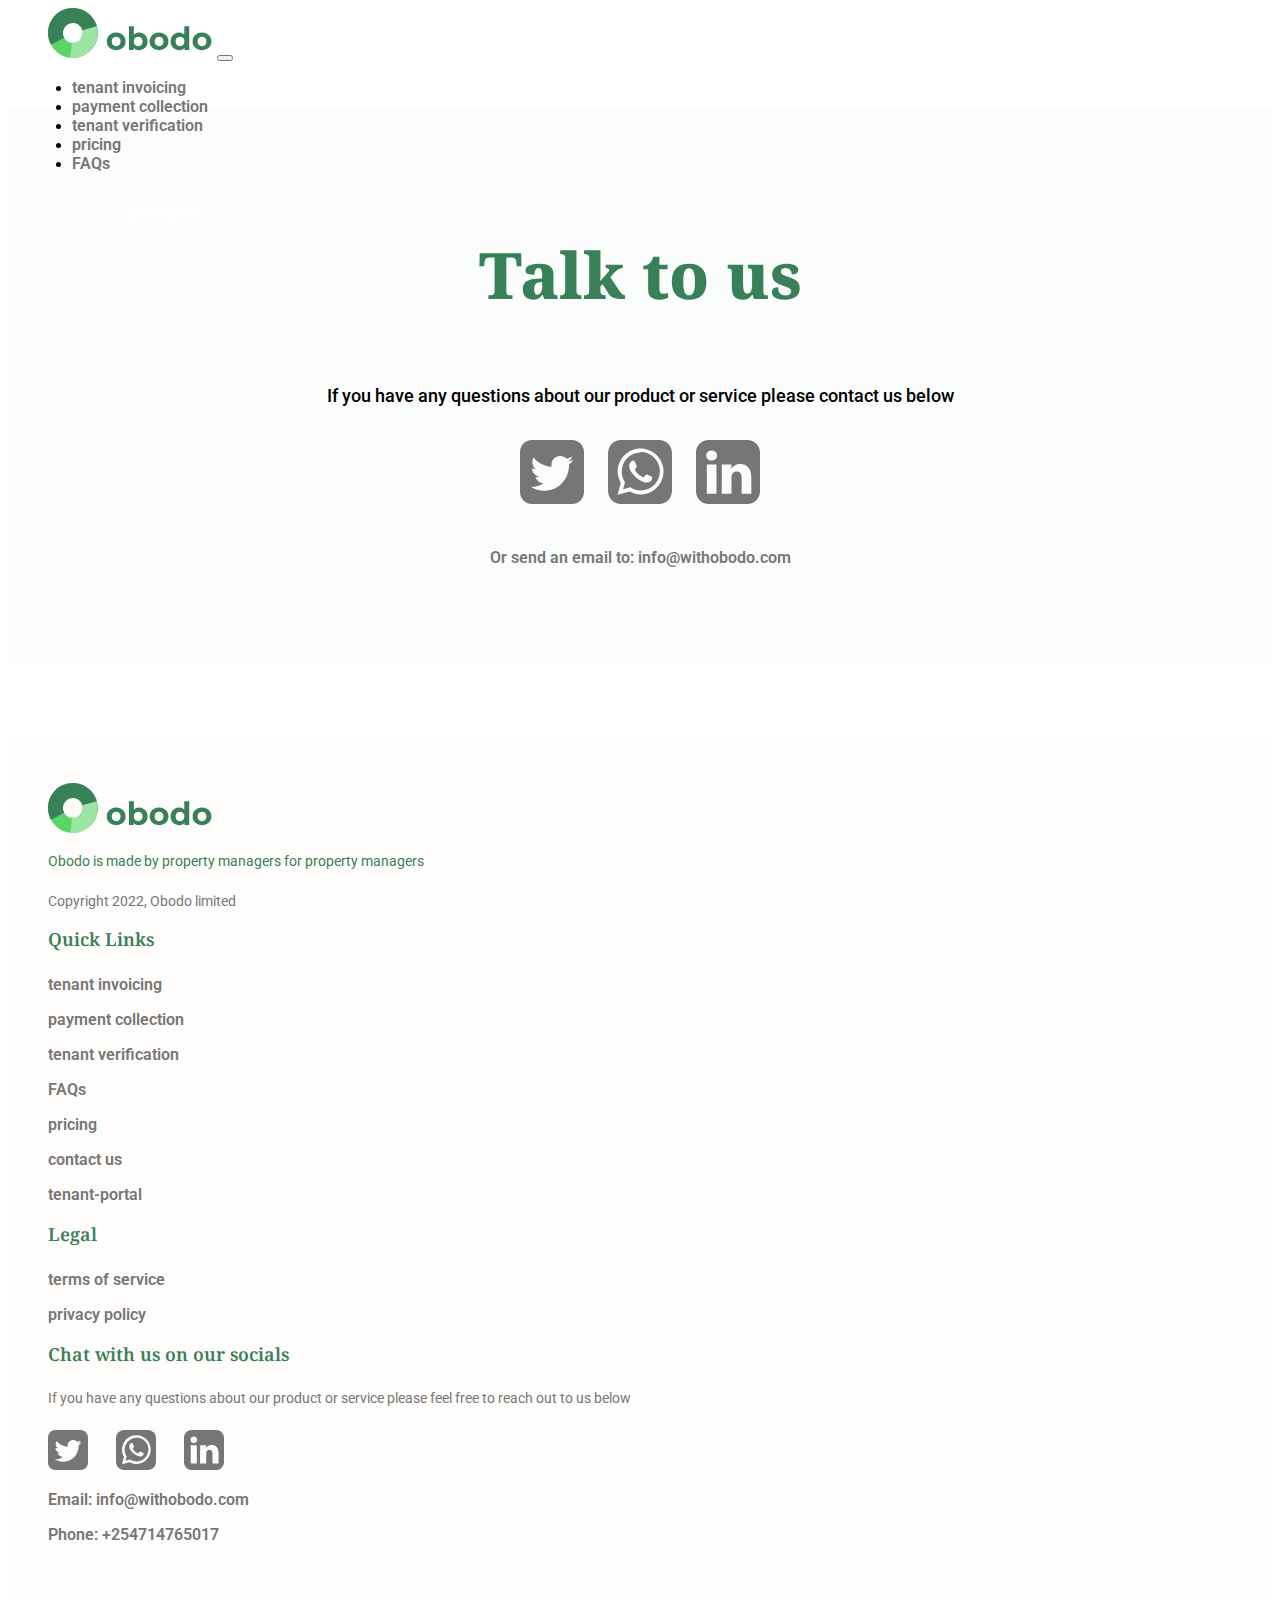
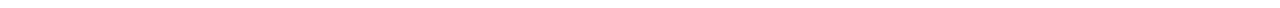
<file: pages/contact.html>
<!DOCTYPE html>
<html lang="en">

<head>
  <meta charset="UTF-8">
  <meta http-equiv="X-UA-Compatible" content="IE=edge">
  <meta name="viewport" content="width=device-width, initial-scale=1.0">

  <!-- SEO content -->
  <title> Obodo - The #1 Rent collection platform in Kenya</title>

  <meta name="description"
    content="Obodo helps landlords and property managers in Kenya easily and reliably collect rental payments from their tenants on time every time.">

  <meta property="og:type" content="website" />

  <meta property="og:url" content="https://www.withobodo.com" />

  <meta property="og:title" content="The #1 Rent collection platform in Kenya" />

  <meta property="og:image"
    content="https://s3.amazonaws.com/appforest_uf/f1659824455039x299480151710603140/open-graph-image.png" />

  <meta property="og:description"
    content="Obodo helps landlords and property managers in Kenya easily and reliably collect rental payments from their tenants on time every time." />



  <meta name="twitter:card" content="summary_large_image">

  <meta name="twitter:site" content="@withobodo">

  <meta name="twitter:creator" content="@withobodo">

  <meta name="twitter:title" content="The #1 Rent collection platform in Kenya" />

  <meta name="twitter:description"
    content="Obodo helps landlords and property managers in Kenya easily and reliably collect rental payments from their tenants on time every time." />

  <meta name="twitter:image"
    content="https://s3.amazonaws.com/appforest_uf/f1659824455039x299480151710603140/open-graph-image.png" />


  <!-- Google fonts -->

  <link rel="preconnect" href="https://fonts.googleapis.com">
  <link rel="preconnect" href="https://fonts.gstatic.com" crossorigin>
  <link
    href="https://fonts.googleapis.com/css2?family=Noto+Serif:wght@400;700&family=Roboto:wght@400;500;700&display=swap"
    rel="stylesheet">

  <!-- Bootstrap css -->
  <link href="https://cdn.jsdelivr.net/npm/bootstrap@5.0.2/dist/css/bootstrap.min.css" rel="stylesheet"
    integrity="sha384-EVSTQN3/azprG1Anm3QDgpJLIm9Nao0Yz1ztcQTwFspd3yD65VohhpuuCOmLASjC" crossorigin="anonymous">

  <!-- CSS -->
  <link rel="stylesheet" href="../styles/main.css">
  <link rel="stylesheet" href="../styles/contact.css">

  <!-- Favicon -->
  <link rel="apple-touch-icon" sizes="180x180" href="/apple-touch-icon.png">
  <link rel="icon" type="image/png" sizes="32x32" href="/favicon-32x32.png">
  <link rel="icon" type="image/png" sizes="16x16" href="/favicon-16x16.png">
  <link rel="manifest" href="/site.webmanifest">

</head>

<body>

  <!-- Navigation bar -->
  <nav class="navbar navbar-expand-lg navbar-light bg-light">
    <div class="container-fluid">
      <a class="navbar-brand" href="../index.html"><img src="../images/header-footer-images/obodo-logo.svg"
          alt="Obodo logo"></a>
      <button class="navbar-toggler" type="button" data-bs-toggle="collapse" data-bs-target="#navbarNav"
        aria-controls="navbarNav" aria-expanded="false" aria-label="Toggle navigation">
        <span class="navbar-toggler-icon"></span>
      </button>
      <div class="collapse navbar-collapse" id="navbarNav">
        <ul class="navbar-nav">
          <li class="nav-item">
            <a class="nav-link body-text-button" href="invoicing.html">tenant invoicing</a>
          </li>
          <li class="nav-item">
            <a class="nav-link body-text-button" href="payment.html">payment collection</a>
          </li>
          <li class="nav-item">
            <a class="nav-link body-text-button" href="verification.html">tenant verification</a>
          </li>
          <li class="nav-item">
            <a class="nav-link body-text-button" href="pricing.html">pricing</a>
          </li>
          <li class="nav-item">
            <a class="nav-link body-text-button" href="faqs.html">FAQs</a>
          </li>
        </ul>

        <!-- Get started button -->
        <div class="right-align ms-auto">
          <a href="get-started.html" class="main-button">Get started</a>
        </div>
      </div>
    </div>
  </nav>

  <!-- Hero -->

  <div id="hero" class="containter-fluid">

    <div class="row">

      <div class="col-sm-12 col-md-3"></div>
      <div class="col-sm-12 col-md-6 centered-hero-content">

        <h1>Talk to us</h1>
        <p class="body-text-large">If you have any questions about our product or service please contact us below</p>

        <ul>
          <li><a href="https://twitter.com/withobodo" class="body-text-button"><img
                src="../images/header-footer-images/twitter-logo.svg" alt="twitter-logo"></a></li>
          <li><a href="https://wa.me/254717687837" class="body-text-button"><img
                src="../images/header-footer-images/whatsapp-logo.svg" alt="whatsapp-logo"></a></li>
          <li><a href="https://www.linkedin.com/company/withobodo/" class="body-text-button"><img
                src="../images/header-footer-images/linkedin-logo.svg" alt="linkedin-logo"></a></li>
        </ul>

        <p class="body-text-button">Or send an email to: info@withobodo.com</p>

        

      </div>
      <div class="col-sm-12 col-md-3"></div>


    </div>

  </div>

  
  


  <!-- footer -->
  <div class="footer container-fluid">

    <div class="row">

      <div class="col-sm-12 col-md-3 footer-image-section">

        <img src="../images/header-footer-images/obodo-logo.svg" alt="Obodo logo">
        <p class="body-text-small-highlight">Obodo is made by property managers for property managers</p>
        <p class="body-text-small-caption">Copyright 2022, Obodo limited</p>

      </div>

      <div class="col-sm-12 col-md-3 footer-links-section">

        <h3>Quick Links</h3>
        <ul>
          <li><a href="invoicing.html" class="body-text-button">tenant invoicing</a></li>
          <li><a href="payment.html" class="body-text-button">payment collection</a></li>
          <li><a href="verification.html" class="body-text-button">tenant verification</a></li>
          <li><a href="faqs.html" class="body-text-button">FAQs</a></li>
          <li><a href="pricing.html" class="body-text-button">pricing</a></li>
          <li><a href="contact.html" class="body-text-button">contact us</a></li>
          <li><a href="https://app.withobodo.com" class="body-text-button">tenant-portal</a></li>

        </ul>

      </div>

      <div class="col-sm-12 col-md-3 footer-links-section">

        <h3>Legal</h3>
        <ul>
          <li><a href="https://medium.com/@withobodo/terms-of-service-113def104eb0" class="body-text-button">terms of
              service</a></li>
          <li><a href="https://medium.com/@withobodo/obodo-privacy-policy-26de18ed81f6" class="body-text-button">privacy
              policy</a></li>
        </ul>

      </div>

      <div class="col-sm-12 col-md-3 footer-socials-section">

        <h3>Chat with us on our socials</h3>
        <p class="body-text-small-caption">If you have any questions about our product or service please feel free to
          reach out to us below</p>

        <ul>
          <li><a href="https://twitter.com/withobodo" class="body-text-button"><img
                src="../images/header-footer-images/twitter-logo.svg" alt="twitter-logo"></a></li>
          <li><a href="https://wa.me/254717687837" class="body-text-button"><img
                src="../images/header-footer-images/whatsapp-logo.svg" alt="whatsapp-logo"></a></li>
          <li><a href="https://www.linkedin.com/company/withobodo/" class="body-text-button"><img
                src="../images/header-footer-images/linkedin-logo.svg" alt="linkedin-logo"></a></li>
        </ul>

        <p class="body-text-button">Email: info@withobodo.com</p>
        <p class="body-text-button">Phone: +254714765017</p>

      </div>

    </div>

  </div>

  <!-- Bootstrap JS -->
  <script src="https://cdn.jsdelivr.net/npm/bootstrap@5.0.2/dist/js/bootstrap.bundle.min.js"
    integrity="sha384-MrcW6ZMFYlzcLA8Nl+NtUVF0sA7MsXsP1UyJoMp4YLEuNSfAP+JcXn/tWtIaxVXM" crossorigin="anonymous">
  </script>

</body>

</html>
</file>
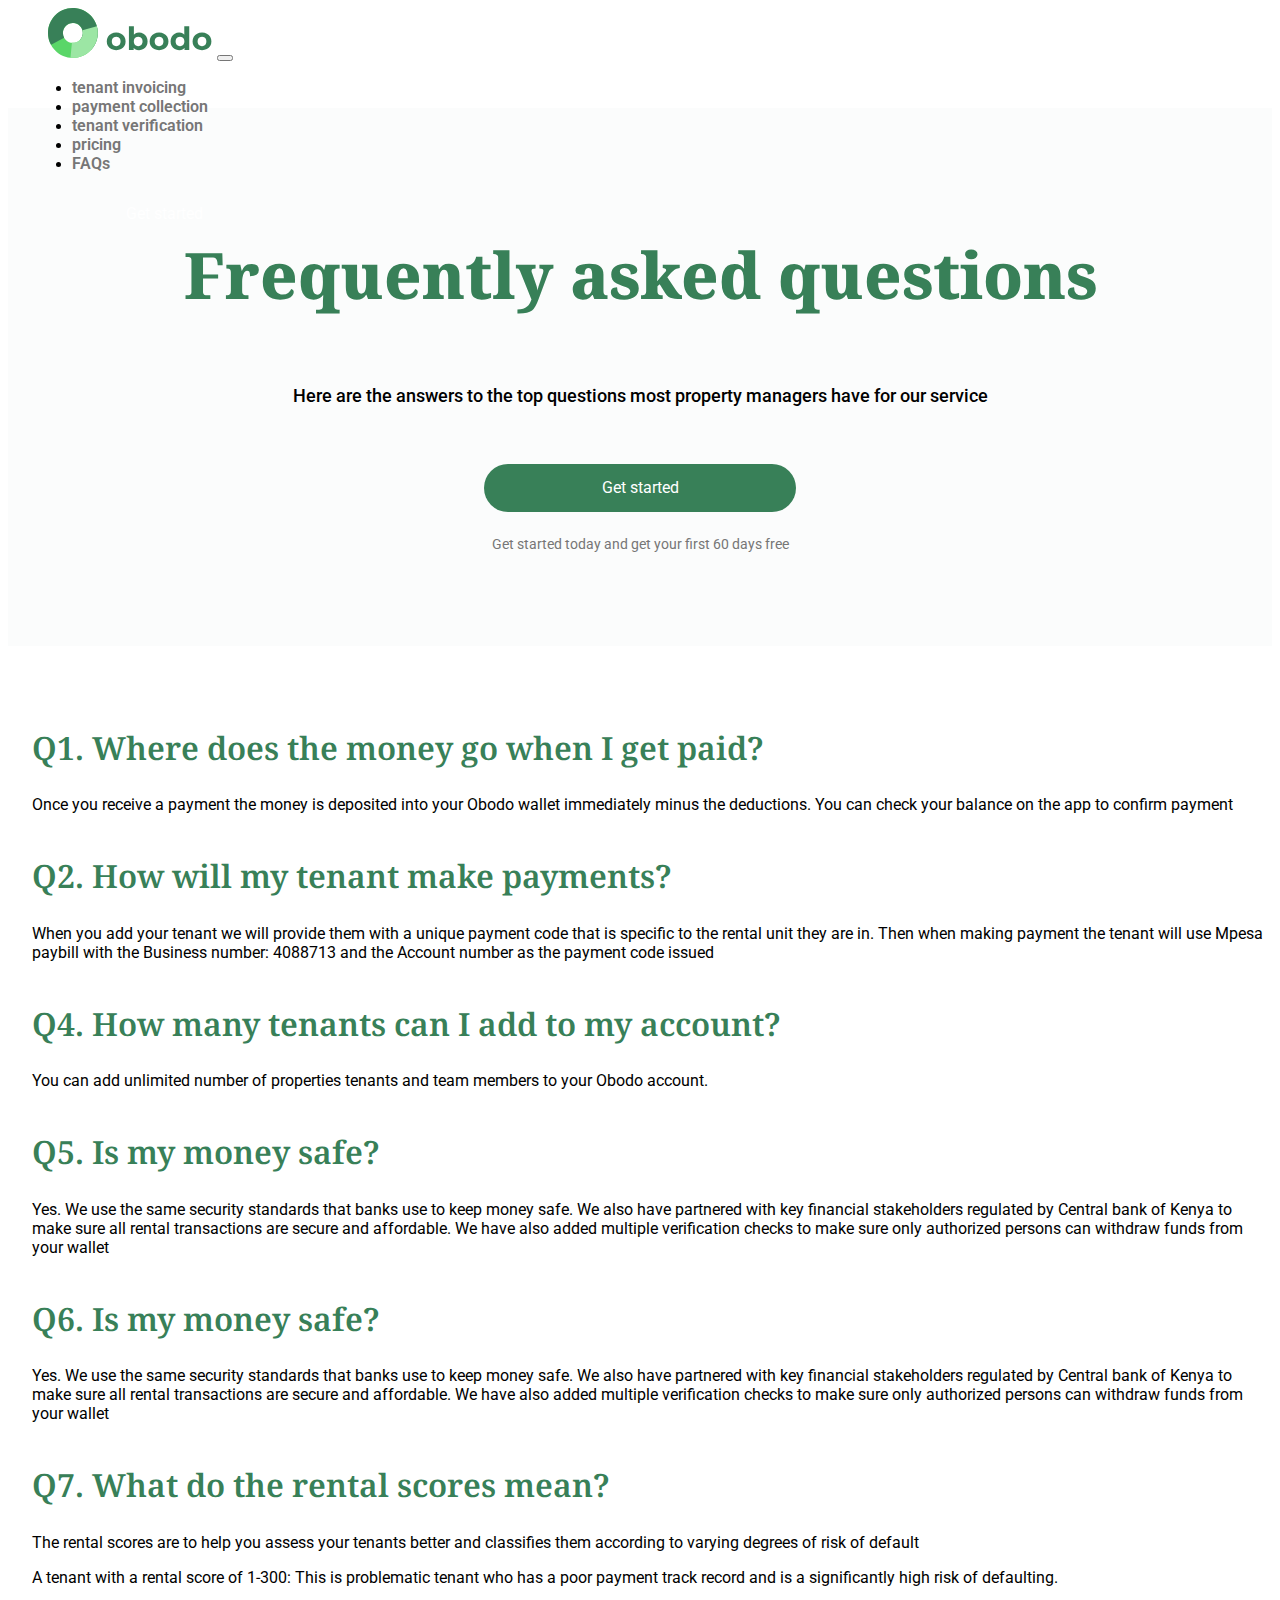
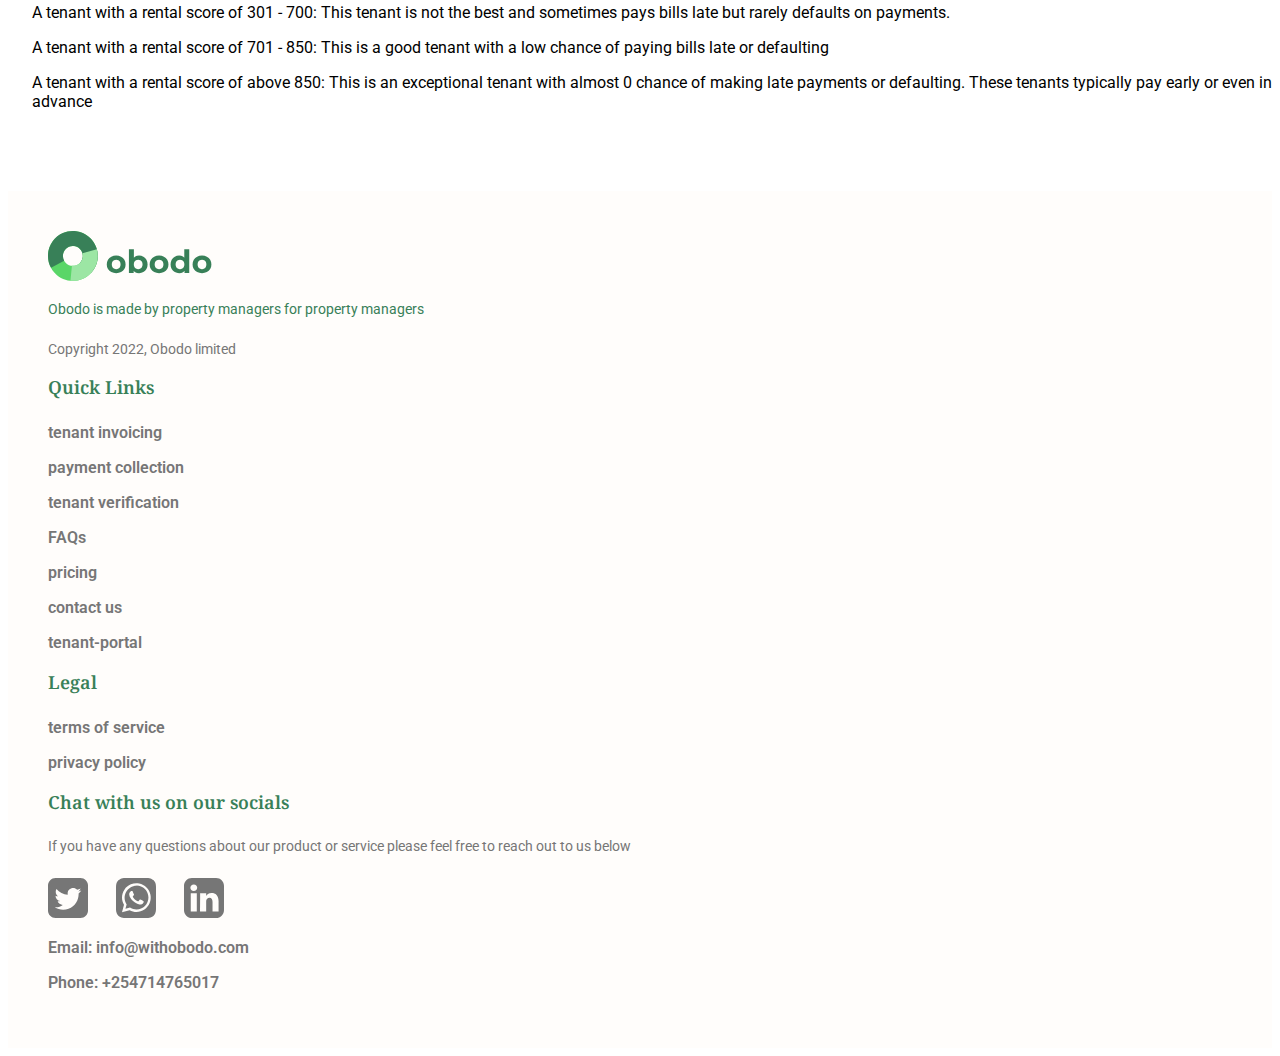
<file: pages/faqs.html>
<!DOCTYPE html>
<html lang="en">

<head>
  <meta charset="UTF-8">
  <meta http-equiv="X-UA-Compatible" content="IE=edge">
  <meta name="viewport" content="width=device-width, initial-scale=1.0">

  <!-- SEO content -->
  <title> Obodo - The #1 Rent collection platform in Kenya</title>

  <meta name="description"
    content="Obodo helps landlords and property managers in Kenya easily and reliably collect rental payments from their tenants on time every time.">

  <meta property="og:type" content="website" />

  <meta property="og:url" content="https://www.withobodo.com" />

  <meta property="og:title" content="The #1 Rent collection platform in Kenya" />

  <meta property="og:image"
    content="https://s3.amazonaws.com/appforest_uf/f1659824455039x299480151710603140/open-graph-image.png" />

  <meta property="og:description"
    content="Obodo helps landlords and property managers in Kenya easily and reliably collect rental payments from their tenants on time every time." />



  <meta name="twitter:card" content="summary_large_image">

  <meta name="twitter:site" content="@withobodo">

  <meta name="twitter:creator" content="@withobodo">

  <meta name="twitter:title" content="The #1 Rent collection platform in Kenya" />

  <meta name="twitter:description"
    content="Obodo helps landlords and property managers in Kenya easily and reliably collect rental payments from their tenants on time every time." />

  <meta name="twitter:image"
    content="https://s3.amazonaws.com/appforest_uf/f1659824455039x299480151710603140/open-graph-image.png" />


  <!-- Google fonts -->

  <link rel="preconnect" href="https://fonts.googleapis.com">
  <link rel="preconnect" href="https://fonts.gstatic.com" crossorigin>
  <link
    href="https://fonts.googleapis.com/css2?family=Noto+Serif:wght@400;700&family=Roboto:wght@400;500;700&display=swap"
    rel="stylesheet">

  <!-- Bootstrap css -->
  <link href="https://cdn.jsdelivr.net/npm/bootstrap@5.0.2/dist/css/bootstrap.min.css" rel="stylesheet"
    integrity="sha384-EVSTQN3/azprG1Anm3QDgpJLIm9Nao0Yz1ztcQTwFspd3yD65VohhpuuCOmLASjC" crossorigin="anonymous">

  <!-- CSS -->
  <link rel="stylesheet" href="../styles/main.css">
  <link rel="stylesheet" href="../styles/faqs.css">

  <!-- Favicon -->
  <link rel="apple-touch-icon" sizes="180x180" href="/apple-touch-icon.png">
  <link rel="icon" type="image/png" sizes="32x32" href="/favicon-32x32.png">
  <link rel="icon" type="image/png" sizes="16x16" href="/favicon-16x16.png">
  <link rel="manifest" href="/site.webmanifest">

</head>

<body>

  <!-- Navigation bar -->
  <nav class="navbar navbar-expand-lg navbar-light bg-light">
    <div class="container-fluid">
      <a class="navbar-brand" href="../index.html"><img src="../images/header-footer-images/obodo-logo.svg"
          alt="Obodo logo"></a>
      <button class="navbar-toggler" type="button" data-bs-toggle="collapse" data-bs-target="#navbarNav"
        aria-controls="navbarNav" aria-expanded="false" aria-label="Toggle navigation">
        <span class="navbar-toggler-icon"></span>
      </button>
      <div class="collapse navbar-collapse" id="navbarNav">
        <ul class="navbar-nav">
          <li class="nav-item">
            <a class="nav-link body-text-button" href="invoicing.html">tenant invoicing</a>
          </li>
          <li class="nav-item">
            <a class="nav-link body-text-button" href="payment.html">payment collection</a>
          </li>
          <li class="nav-item">
            <a class="nav-link body-text-button" href="verification.html">tenant verification</a>
          </li>
          <li class="nav-item">
            <a class="nav-link body-text-button" href="pricing.html">pricing</a>
          </li>
          <li class="nav-item">
            <a class="nav-link body-text-button" href="faqs.html">FAQs</a>
          </li>
        </ul>

        <!-- Get started button -->
        <div class="right-align ms-auto">
          <a href="get-started.html" class="main-button">Get started</a>
        </div>
      </div>
    </div>
  </nav>

  <!-- Hero -->

  <div id="hero" class="containter-fluid">

    <div class="row">

      <div class="col-sm-12 col-md-3"></div>
      <div class="col-sm-12 col-md-6 centered-hero-content">

        <h1>Frequently asked questions</h1>
        <p class="body-text-large">Here are the answers to the top questions most property managers have for our service </p>
        <div class="button-group">
          <a href="get-started.html" class="main-button">Get started</a>
          <p class="body-text-small-caption">Get started today and get your first 60 days free</p>
        </div>

      </div>
      <div class="col-sm-12 col-md-3"></div>


    </div>

  </div>

  <!-- Faqs -->

  <div id="faq-section" class="container-fluid">

    <div class="row faq-item">

      <div class="col-sm-12 col-md-6">
        <h2>Q1. Where does the money go when I get paid?</h2>
        <p class="body-text-normal"> Once you receive a payment the money is deposited into your Obodo wallet immediately minus the deductions. You can check your balance on the app to confirm payment </p>
      </div>

      <div class="col-sm-12 col-md-6"></div>

    </div>

    <div class="row faq-item">

      <div class="col-sm-12 col-md-6">
        <h2>Q2. How will my tenant make payments?</h2>
        <p class="body-text-normal"> When you add your tenant we will provide them with a unique payment code that is specific to the rental unit they are in. Then when making payment the tenant will use Mpesa paybill with the Business number: 4088713 and the Account number as the payment code issued </p>
      </div>

      <div class="col-sm-12 col-md-6"></div>

    </div>

    <div class="row faq-item">

      <div class="col-sm-12 col-md-6">
        <h2>Q4. How many tenants can I add to my account?</h2>
        <p class="body-text-normal"> You can add unlimited number of properties tenants and team members to your Obodo account. </p>
      </div>

      <div class="col-sm-12 col-md-6"></div>

    </div>

    <div class="row faq-item">

      <div class="col-sm-12 col-md-6">
        <h2>Q5. Is my money safe?</h2>
        <p class="body-text-normal"> Yes. We use the same security standards that banks use to keep money safe. We also have partnered with key financial stakeholders regulated by Central bank of Kenya to make sure all rental transactions are secure and affordable. We have also added multiple verification checks to make sure only authorized persons can withdraw funds from your wallet </p>
      </div>

      <div class="col-sm-12 col-md-6"></div>

    </div>

    <div class="row faq-item">

      <div class="col-sm-12 col-md-6">
        <h2>Q6. Is my money safe?</h2>
        <p class="body-text-normal"> Yes. We use the same security standards that banks use to keep money safe. We also have partnered with key financial stakeholders regulated by Central bank of Kenya to make sure all rental transactions are secure and affordable. We have also added multiple verification checks to make sure only authorized persons can withdraw funds from your wallet </p>
      </div>

      <div class="col-sm-12 col-md-6"></div>

    </div>

    <div class="row faq-item">

      <div class="col-sm-12 col-md-6">
        <h2>Q7. What do the rental scores mean?</h2>
        <p class="body-text-normal"> The rental scores are to help you assess your tenants better and classifies them according to varying degrees of risk of default </p>
        <p class="body-text-normal"> A tenant with a rental score of 1-300: This is problematic tenant who has a poor payment track record and is a significantly high risk of defaulting. </p>
        <p class="body-text-normal">A tenant with a rental score of 301 - 700: This tenant is not the best and sometimes pays bills late but rarely defaults on payments. </p>
        <p class="body-text-normal"> A tenant with a rental score of 701 - 850: This is a good tenant with a low chance of paying bills late or defaulting </p>
        <p class="body-text-normal"> A tenant with a rental score of above 850: This is an exceptional tenant with almost 0 chance of making late payments or defaulting. These tenants typically pay early or even in advance </p>

      </div>

      <div class="col-sm-12 col-md-6"></div>

    </div>



  </div>
  


  <!-- footer -->
  <div class="footer container-fluid">

    <div class="row">

      <div class="col-sm-12 col-md-3 footer-image-section">

        <img src="../images/header-footer-images/obodo-logo.svg" alt="Obodo logo">
        <p class="body-text-small-highlight">Obodo is made by property managers for property managers</p>
        <p class="body-text-small-caption">Copyright 2022, Obodo limited</p>

      </div>

      <div class="col-sm-12 col-md-3 footer-links-section">

        <h3>Quick Links</h3>
        <ul>
          <li><a href="invoicing.html" class="body-text-button">tenant invoicing</a></li>
          <li><a href="payment.html" class="body-text-button">payment collection</a></li>
          <li><a href="verification.html" class="body-text-button">tenant verification</a></li>
          <li><a href="faqs.html" class="body-text-button">FAQs</a></li>
          <li><a href="pricing.html" class="body-text-button">pricing</a></li>
          <li><a href="contact.html" class="body-text-button">contact us</a></li>
          <li><a href="https://app.withobodo.com" class="body-text-button">tenant-portal</a></li>

        </ul>

      </div>

      <div class="col-sm-12 col-md-3 footer-links-section">

        <h3>Legal</h3>
        <ul>
          <li><a href="https://medium.com/@withobodo/terms-of-service-113def104eb0" class="body-text-button">terms of
              service</a></li>
          <li><a href="https://medium.com/@withobodo/obodo-privacy-policy-26de18ed81f6" class="body-text-button">privacy
              policy</a></li>
        </ul>

      </div>

      <div class="col-sm-12 col-md-3 footer-socials-section">

        <h3>Chat with us on our socials</h3>
        <p class="body-text-small-caption">If you have any questions about our product or service please feel free to
          reach out to us below</p>

        <ul>
          <li><a href="https://twitter.com/withobodo" class="body-text-button"><img
                src="../images/header-footer-images/twitter-logo.svg" alt="twitter-logo"></a></li>
          <li><a href="https://wa.me/254717687837" class="body-text-button"><img
                src="../images/header-footer-images/whatsapp-logo.svg" alt="whatsapp-logo"></a></li>
          <li><a href="https://www.linkedin.com/company/withobodo/" class="body-text-button"><img
                src="../images/header-footer-images/linkedin-logo.svg" alt="linkedin-logo"></a></li>
        </ul>

        <p class="body-text-button">Email: info@withobodo.com</p>
        <p class="body-text-button">Phone: +254714765017</p>

      </div>

    </div>

  </div>

  <!-- Bootstrap JS -->
  <script src="https://cdn.jsdelivr.net/npm/bootstrap@5.0.2/dist/js/bootstrap.bundle.min.js"
    integrity="sha384-MrcW6ZMFYlzcLA8Nl+NtUVF0sA7MsXsP1UyJoMp4YLEuNSfAP+JcXn/tWtIaxVXM" crossorigin="anonymous">
  </script>

</body>

</html>
</file>
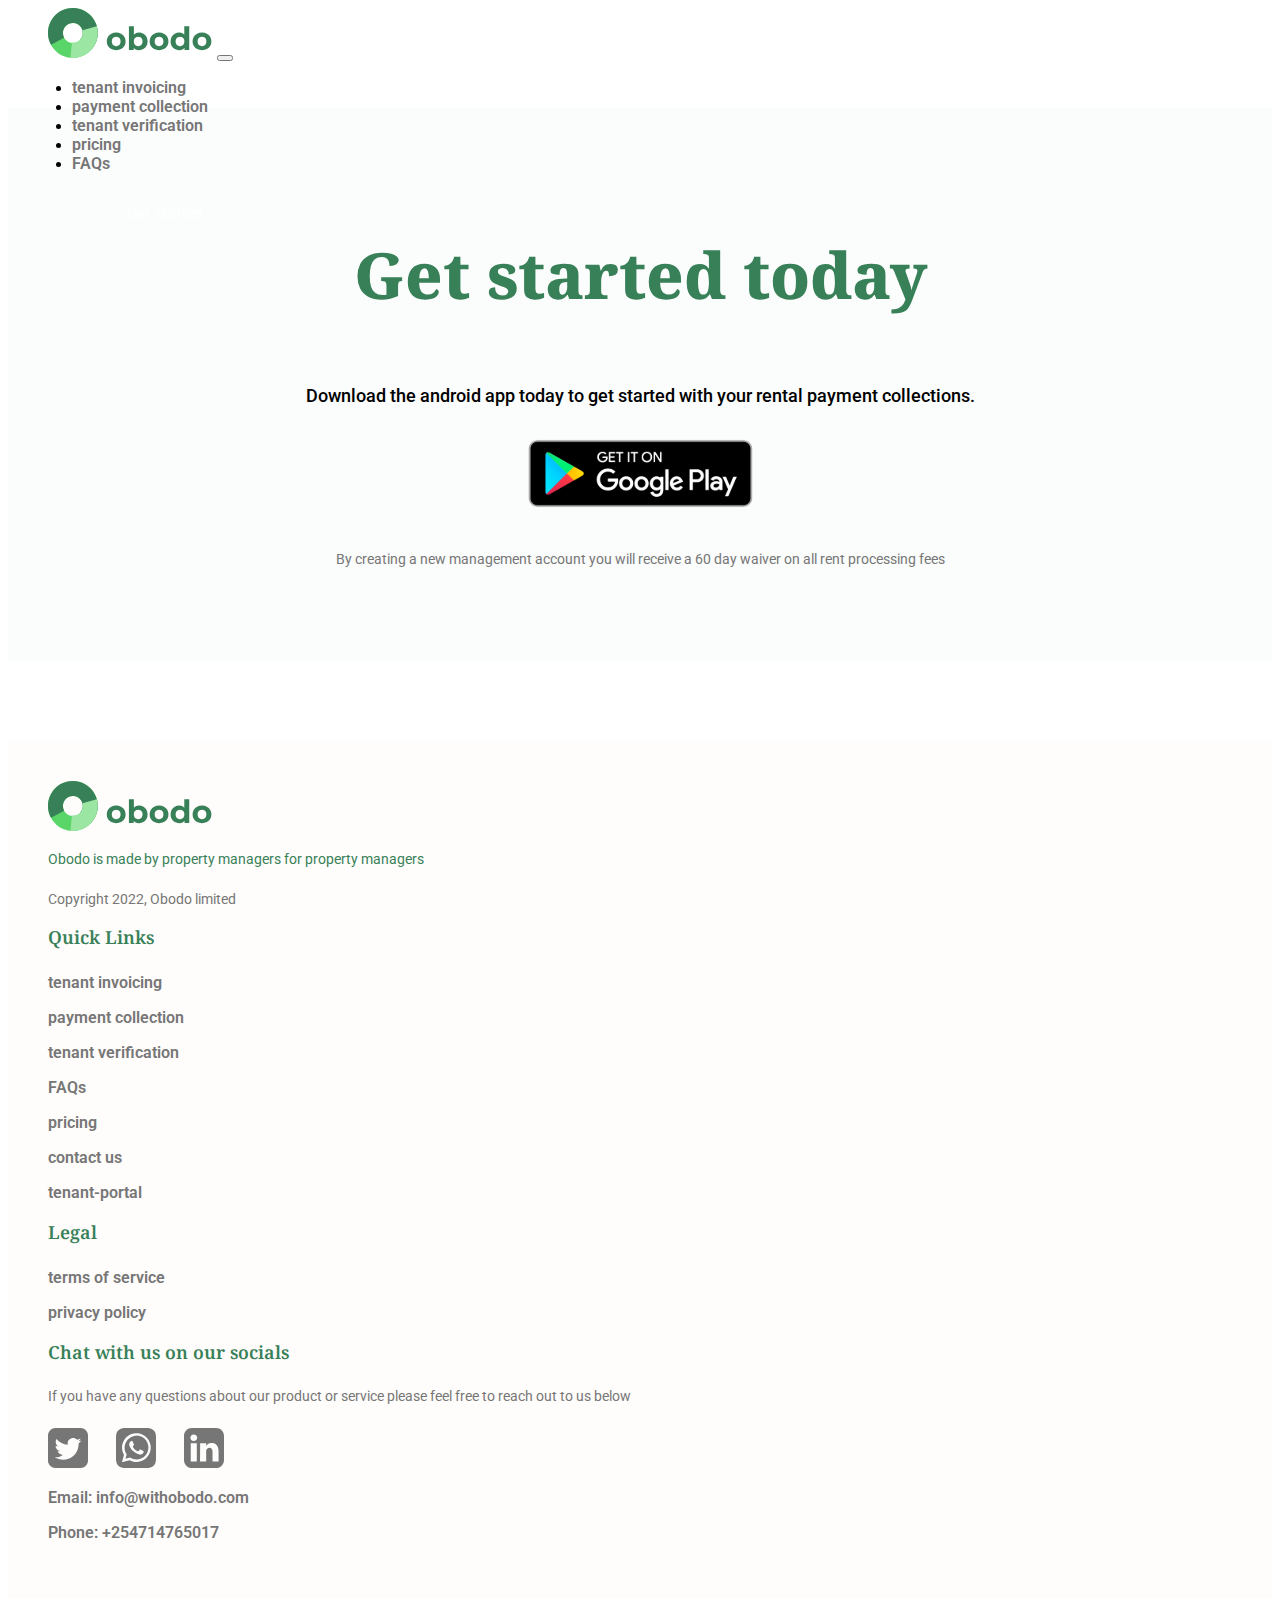
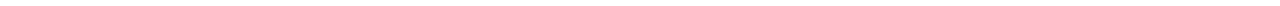
<file: pages/get-started.html>
<!DOCTYPE html>
<html lang="en">

<head>
  <meta charset="UTF-8">
  <meta http-equiv="X-UA-Compatible" content="IE=edge">
  <meta name="viewport" content="width=device-width, initial-scale=1.0">

  <!-- SEO content -->
  <title> Obodo - The #1 Rent collection platform in Kenya</title>

  <meta name="description"
    content="Obodo helps landlords and property managers in Kenya easily and reliably collect rental payments from their tenants on time every time.">

  <meta property="og:type" content="website" />

  <meta property="og:url" content="https://www.withobodo.com" />

  <meta property="og:title" content="The #1 Rent collection platform in Kenya" />

  <meta property="og:image"
    content="https://s3.amazonaws.com/appforest_uf/f1659824455039x299480151710603140/open-graph-image.png" />

  <meta property="og:description"
    content="Obodo helps landlords and property managers in Kenya easily and reliably collect rental payments from their tenants on time every time." />



  <meta name="twitter:card" content="summary_large_image">

  <meta name="twitter:site" content="@withobodo">

  <meta name="twitter:creator" content="@withobodo">

  <meta name="twitter:title" content="The #1 Rent collection platform in Kenya" />

  <meta name="twitter:description"
    content="Obodo helps landlords and property managers in Kenya easily and reliably collect rental payments from their tenants on time every time." />

  <meta name="twitter:image"
    content="https://s3.amazonaws.com/appforest_uf/f1659824455039x299480151710603140/open-graph-image.png" />


  <!-- Google fonts -->

  <link rel="preconnect" href="https://fonts.googleapis.com">
  <link rel="preconnect" href="https://fonts.gstatic.com" crossorigin>
  <link
    href="https://fonts.googleapis.com/css2?family=Noto+Serif:wght@400;700&family=Roboto:wght@400;500;700&display=swap"
    rel="stylesheet">

  <!-- Bootstrap css -->
  <link href="https://cdn.jsdelivr.net/npm/bootstrap@5.0.2/dist/css/bootstrap.min.css" rel="stylesheet"
    integrity="sha384-EVSTQN3/azprG1Anm3QDgpJLIm9Nao0Yz1ztcQTwFspd3yD65VohhpuuCOmLASjC" crossorigin="anonymous">

  <!-- CSS -->
  <link rel="stylesheet" href="../styles/main.css">
  <link rel="stylesheet" href="../styles/get-started.css">

  <!-- Favicon -->
  <link rel="apple-touch-icon" sizes="180x180" href="/apple-touch-icon.png">
  <link rel="icon" type="image/png" sizes="32x32" href="/favicon-32x32.png">
  <link rel="icon" type="image/png" sizes="16x16" href="/favicon-16x16.png">
  <link rel="manifest" href="/site.webmanifest">

</head>

<body>

  <!-- Navigation bar -->
  <nav class="navbar navbar-expand-lg navbar-light bg-light">
    <div class="container-fluid">
      <a class="navbar-brand" href="../index.html"><img src="../images/header-footer-images/obodo-logo.svg"
          alt="Obodo logo"></a>
      <button class="navbar-toggler" type="button" data-bs-toggle="collapse" data-bs-target="#navbarNav"
        aria-controls="navbarNav" aria-expanded="false" aria-label="Toggle navigation">
        <span class="navbar-toggler-icon"></span>
      </button>
      <div class="collapse navbar-collapse" id="navbarNav">
        <ul class="navbar-nav">
          <li class="nav-item">
            <a class="nav-link body-text-button" href="invoicing.html">tenant invoicing</a>
          </li>
          <li class="nav-item">
            <a class="nav-link body-text-button" href="payment.html">payment collection</a>
          </li>
          <li class="nav-item">
            <a class="nav-link body-text-button" href="verification.html">tenant verification</a>
          </li>
          <li class="nav-item">
            <a class="nav-link body-text-button" href="pricing.html">pricing</a>
          </li>
          <li class="nav-item">
            <a class="nav-link body-text-button" href="faqs.html">FAQs</a>
          </li>
        </ul>

        <!-- Get started button -->
        <div class="right-align ms-auto">
          <a href="get-started.html" class="main-button">Get started</a>
        </div>
      </div>
    </div>
  </nav>

  <!-- Hero -->

  <div id="hero" class="containter-fluid">

    <div class="row">

      <div class="col-sm-12 col-md-3"></div>
      <div class="col-sm-12 col-md-6 centered-hero-content">

        <h1>Get started today</h1>
        <p class="body-text-large">Download the android app today to get started with your rental payment collections.  </p>
        <div class="button-group">
          <a href="get-started.html"><img src="../images/get-started-images/google-play-image.svg" alt=""></a>
          <p class="body-text-small-caption">By creating a new management account you will receive a 60 day waiver on all rent processing fees</p>
        </div>

      </div>
      <div class="col-sm-12 col-md-3"></div>


    </div>

  </div>

  
  


  <!-- footer -->
  <div class="footer container-fluid">

    <div class="row">

      <div class="col-sm-12 col-md-3 footer-image-section">

        <img src="../images/header-footer-images/obodo-logo.svg" alt="Obodo logo">
        <p class="body-text-small-highlight">Obodo is made by property managers for property managers</p>
        <p class="body-text-small-caption">Copyright 2022, Obodo limited</p>

      </div>

      <div class="col-sm-12 col-md-3 footer-links-section">

        <h3>Quick Links</h3>
        <ul>
          <li><a href="invoicing.html" class="body-text-button">tenant invoicing</a></li>
          <li><a href="payment.html" class="body-text-button">payment collection</a></li>
          <li><a href="verification.html" class="body-text-button">tenant verification</a></li>
          <li><a href="faqs.html" class="body-text-button">FAQs</a></li>
          <li><a href="pricing.html" class="body-text-button">pricing</a></li>
          <li><a href="contact.html" class="body-text-button">contact us</a></li>
          <li><a href="https://app.withobodo.com" class="body-text-button">tenant-portal</a></li>

        </ul>

      </div>

      <div class="col-sm-12 col-md-3 footer-links-section">

        <h3>Legal</h3>
        <ul>
          <li><a href="https://medium.com/@withobodo/terms-of-service-113def104eb0" class="body-text-button">terms of
              service</a></li>
          <li><a href="https://medium.com/@withobodo/obodo-privacy-policy-26de18ed81f6" class="body-text-button">privacy
              policy</a></li>
        </ul>

      </div>

      <div class="col-sm-12 col-md-3 footer-socials-section">

        <h3>Chat with us on our socials</h3>
        <p class="body-text-small-caption">If you have any questions about our product or service please feel free to
          reach out to us below</p>

        <ul>
          <li><a href="https://twitter.com/withobodo" class="body-text-button"><img
                src="../images/header-footer-images/twitter-logo.svg" alt="twitter-logo"></a></li>
          <li><a href="https://wa.me/254717687837" class="body-text-button"><img
                src="../images/header-footer-images/whatsapp-logo.svg" alt="whatsapp-logo"></a></li>
          <li><a href="https://www.linkedin.com/company/withobodo/" class="body-text-button"><img
                src="../images/header-footer-images/linkedin-logo.svg" alt="linkedin-logo"></a></li>
        </ul>

        <p class="body-text-button">Email: info@withobodo.com</p>
        <p class="body-text-button">Phone: +254714765017</p>

      </div>

    </div>

  </div>

  <!-- Bootstrap JS -->
  <script src="https://cdn.jsdelivr.net/npm/bootstrap@5.0.2/dist/js/bootstrap.bundle.min.js"
    integrity="sha384-MrcW6ZMFYlzcLA8Nl+NtUVF0sA7MsXsP1UyJoMp4YLEuNSfAP+JcXn/tWtIaxVXM" crossorigin="anonymous">
  </script>

</body>

</html>
</file>
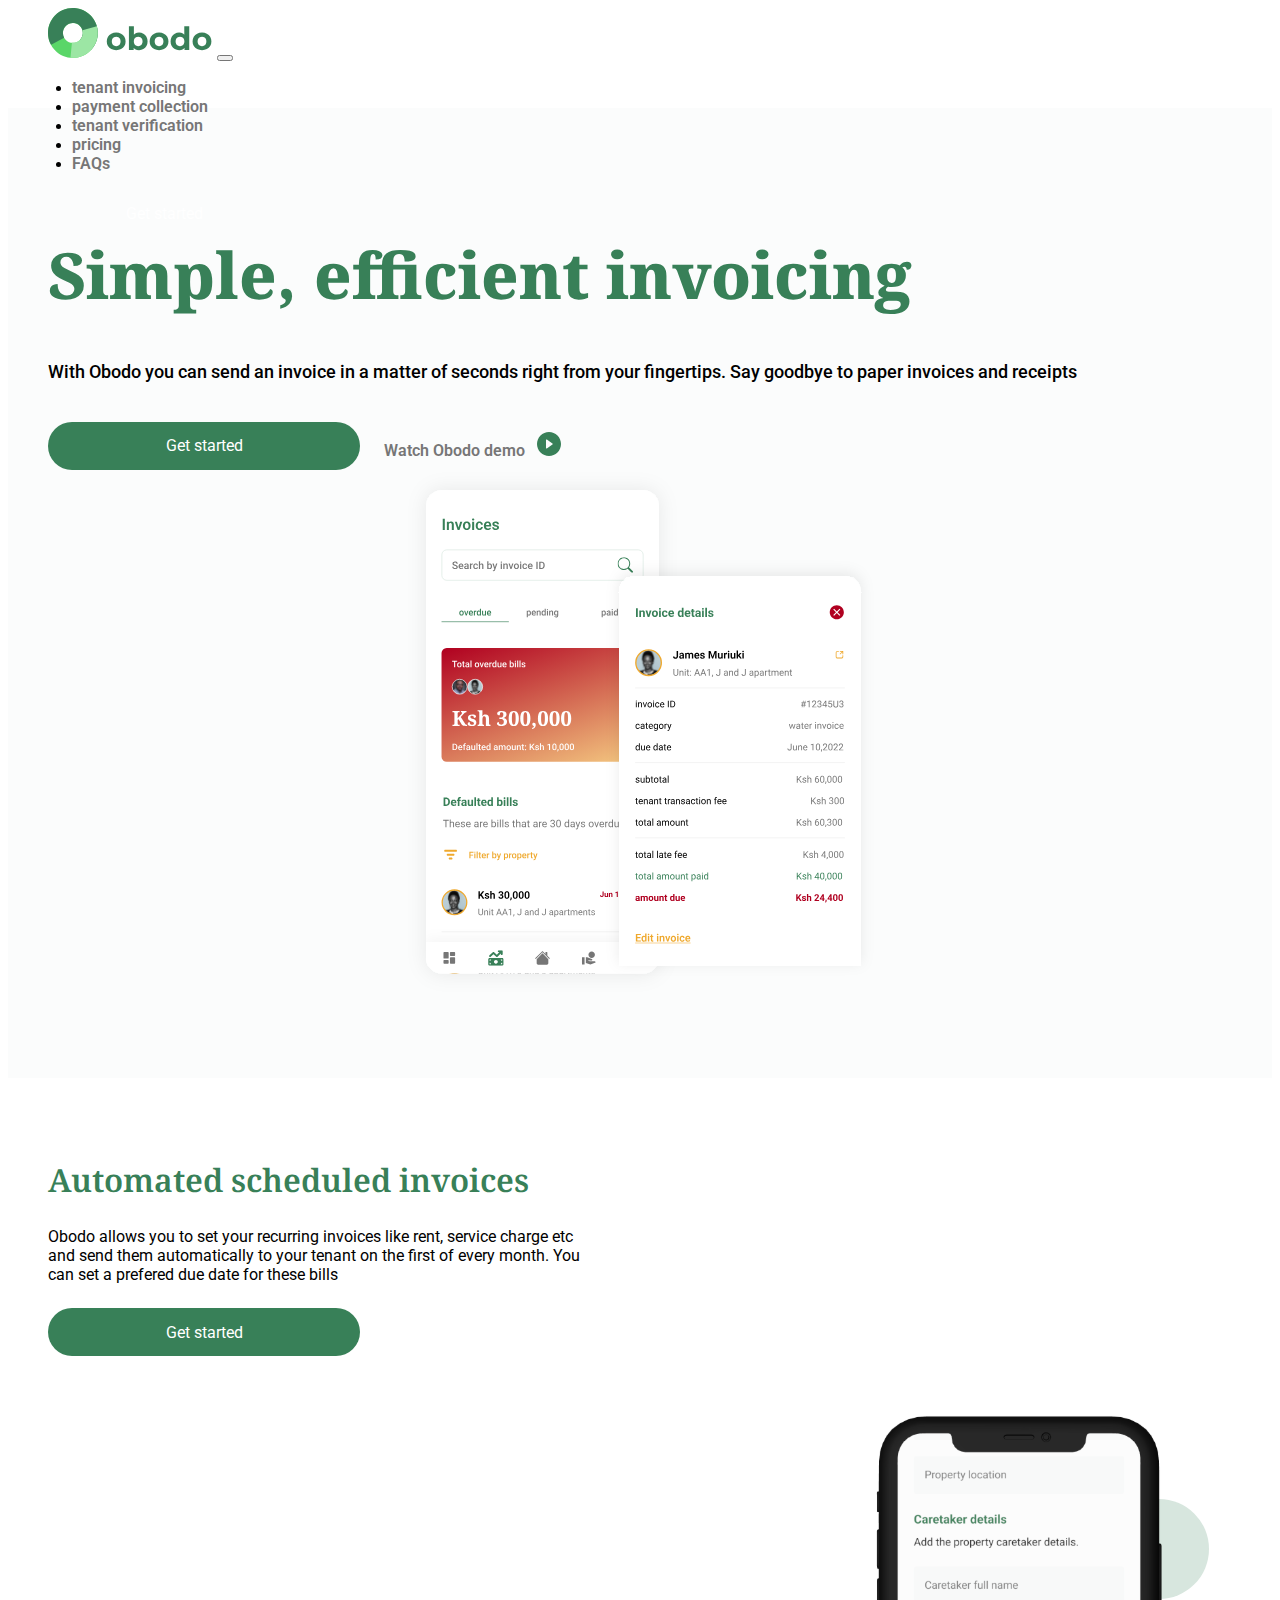
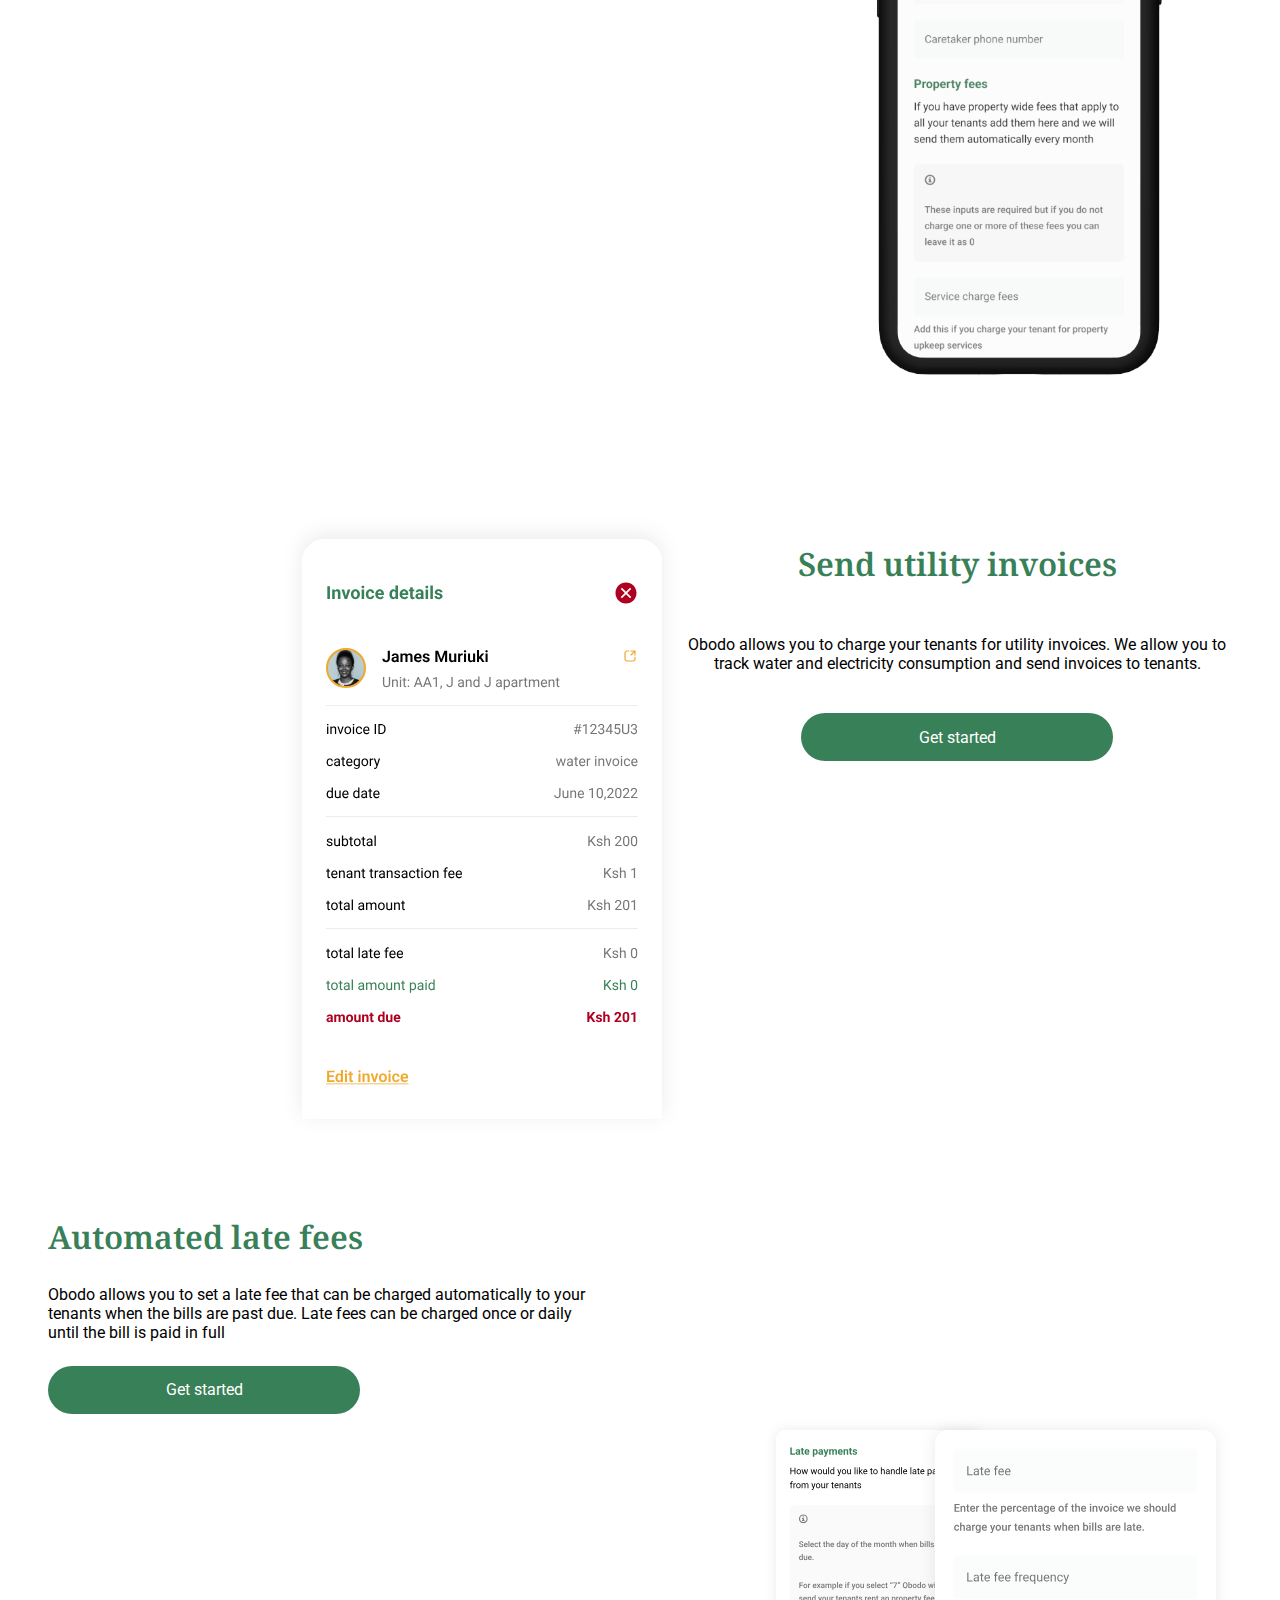
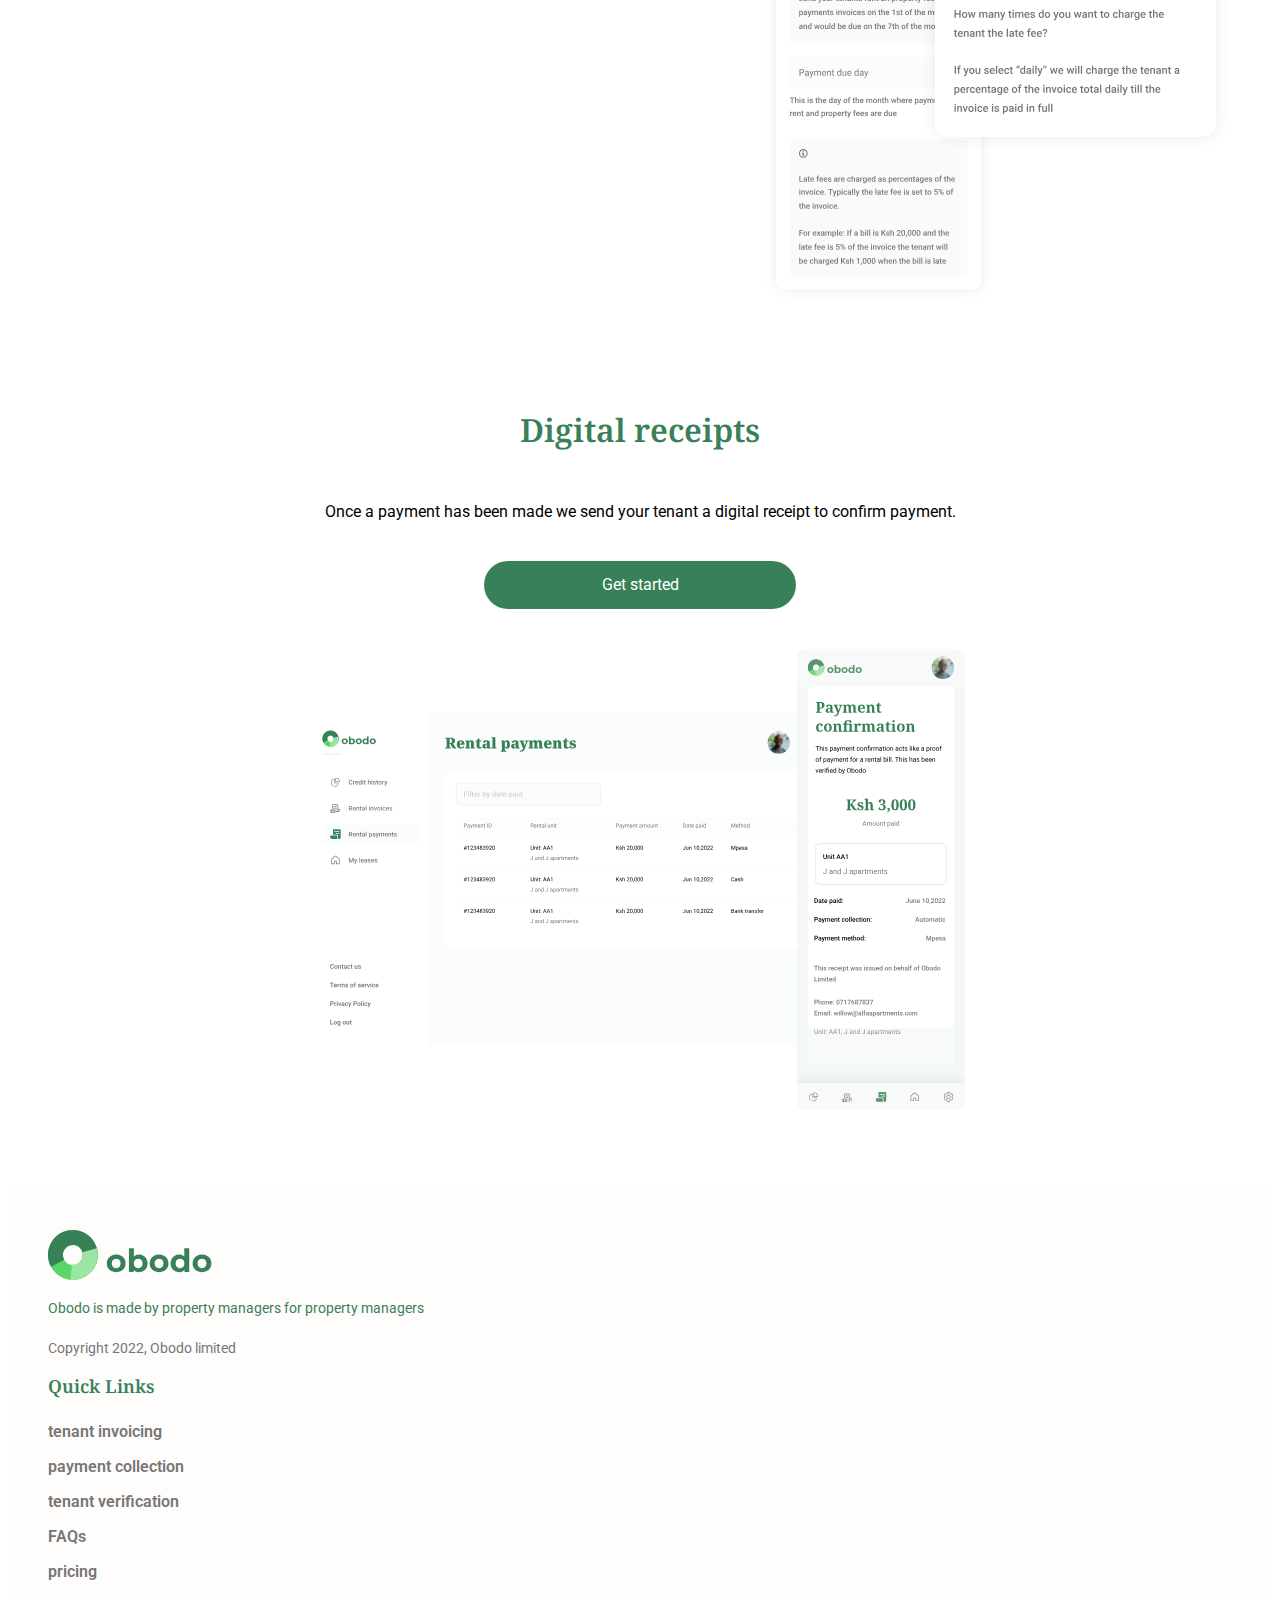
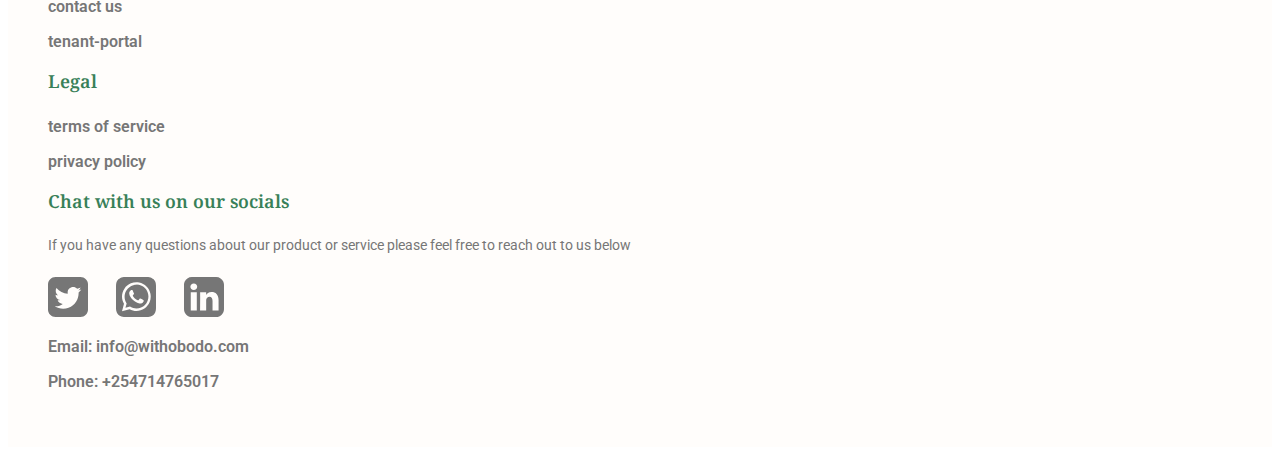
<file: pages/invoicing.html>
<!DOCTYPE html>
<html lang="en">

<head>
  <meta charset="UTF-8">
  <meta http-equiv="X-UA-Compatible" content="IE=edge">
  <meta name="viewport" content="width=device-width, initial-scale=1.0">

  <!-- SEO content -->
  <title> Obodo - The #1 Rent collection platform in Kenya</title>

  <meta name="description"
    content="Obodo helps landlords and property managers in Kenya easily and reliably collect rental payments from their tenants on time every time.">

  <meta property="og:type" content="website" />

  <meta property="og:url" content="https://www.withobodo.com" />

  <meta property="og:title" content="The #1 Rent collection platform in Kenya" />

  <meta property="og:image"
    content="https://s3.amazonaws.com/appforest_uf/f1659824455039x299480151710603140/open-graph-image.png" />

  <meta property="og:description"
    content="Obodo helps landlords and property managers in Kenya easily and reliably collect rental payments from their tenants on time every time." />



  <meta name="twitter:card" content="summary_large_image">

  <meta name="twitter:site" content="@withobodo">

  <meta name="twitter:creator" content="@withobodo">

  <meta name="twitter:title" content="The #1 Rent collection platform in Kenya" />

  <meta name="twitter:description"
    content="Obodo helps landlords and property managers in Kenya easily and reliably collect rental payments from their tenants on time every time." />

  <meta name="twitter:image"
    content="https://s3.amazonaws.com/appforest_uf/f1659824455039x299480151710603140/open-graph-image.png" />


  <!-- Google fonts -->

  <link rel="preconnect" href="https://fonts.googleapis.com">
  <link rel="preconnect" href="https://fonts.gstatic.com" crossorigin>
  <link
    href="https://fonts.googleapis.com/css2?family=Noto+Serif:wght@400;700&family=Roboto:wght@400;500;700&display=swap"
    rel="stylesheet">

  <!-- Bootstrap css -->
  <link href="https://cdn.jsdelivr.net/npm/bootstrap@5.0.2/dist/css/bootstrap.min.css" rel="stylesheet"
    integrity="sha384-EVSTQN3/azprG1Anm3QDgpJLIm9Nao0Yz1ztcQTwFspd3yD65VohhpuuCOmLASjC" crossorigin="anonymous">

  <!-- CSS -->
  <link rel="stylesheet" href="../styles/main.css">
  <link rel="stylesheet" href="../styles/invoicing.css">

  <!-- Favicon -->
  <link rel="apple-touch-icon" sizes="180x180" href="/apple-touch-icon.png">
  <link rel="icon" type="image/png" sizes="32x32" href="/favicon-32x32.png">
  <link rel="icon" type="image/png" sizes="16x16" href="/favicon-16x16.png">
  <link rel="manifest" href="/site.webmanifest">

</head>

<body>

  <!-- Navigation bar -->
  <nav class="navbar navbar-expand-lg navbar-light bg-light">
    <div class="container-fluid">
      <a class="navbar-brand" href="../index.html"><img src="../images/header-footer-images/obodo-logo.svg" alt="Obodo logo"></a>
      <button class="navbar-toggler" type="button" data-bs-toggle="collapse" data-bs-target="#navbarNav"
        aria-controls="navbarNav" aria-expanded="false" aria-label="Toggle navigation">
        <span class="navbar-toggler-icon"></span>
      </button>
      <div class="collapse navbar-collapse" id="navbarNav">
        <ul class="navbar-nav">
          <li class="nav-item">
            <a class="nav-link body-text-button" href="invoicing.html">tenant invoicing</a>
          </li>
          <li class="nav-item">
            <a class="nav-link body-text-button" href="payment.html">payment collection</a>
          </li>
          <li class="nav-item">
            <a class="nav-link body-text-button" href="verification.html">tenant verification</a>
          </li>
          <li class="nav-item">
            <a class="nav-link body-text-button" href="pricing.html">pricing</a>
          </li>
          <li class="nav-item">
            <a class="nav-link body-text-button" href="faqs.html">FAQs</a>
          </li>
        </ul>

        <!-- Get started button -->
        <div class="right-align ms-auto">
        <a href="get-started.html" class="main-button">Get started</a>
      </div>
      </div>
    </div>
  </nav>

  <!-- Hero -->

  <div id="hero" class="containter-fluid">

    <div class="row">

      <div class="col-sm-12 col-md-6 my-auto">

        <h1>Simple, efficient invoicing</h1>
        <p class="body-text-large">With Obodo you can send an invoice in a matter of seconds right from your fingertips. Say goodbye to paper invoices and receipts</p>

        <div class="hero-buttons">
          <a href="get-started.html" class="main-button">Get started</a>
          <a href="#demo" class="body-text-button">Watch Obodo demo <img src="../images/header-footer-images/play-circle.svg" alt=""></a>
        </div>

      </div>

      <div class="col-sm-12 col-md-6 hero-image">

        <img src="../images/invoicing-images/invoicing-hero-image.svg" class="img-fluid" alt="Hero image showing description of app screen">

      </div>

    </div>

  </div>

  <!-- Automated scheduled -->
  <div class="container-fluid left-align-content page-section">

    <div class="row">

      <div class="col-sm-12 col-md-6 content-section my-auto">
        <h2>Automated scheduled invoices</h2>
        <p class="body-text-normal">Obodo allows you to set your recurring invoices like rent, service charge etc and send them automatically to your tenant on the first of every month. You can set a prefered due date for these bills</p>

        <a href="get-started.html" class="main-button">Get started</a>

      </div>

      <div class="col-sm-12 col-md-6 image-section">

        <img src="../images/invoicing-images/automated-scheduled-image.svg" class="img-fluid" alt="Screenshot of the Obodo app showing the automated scheduled invoices">

      </div>

    </div>

  </div>

  <!-- Send utility invoices -->
  <div class="container-fluid page-section right-align-content">

    <div class="row">

      <div class="col-sm-12 col-md-6 content-section my-auto">
        <h2>Send utility invoices</h2>
        <p class="body-text-normal">Obodo allows you to charge your tenants for utility invoices. We allow you to track water and electricity consumption and send invoices to tenants.</p>

        <a href="get-started.html" class="main-button">Get started</a>

      </div>

      <div class="col-sm-12 col-md-6 image-section">

        <img src="../images/invoicing-images/send-utility-invoice-image.svg" class="img-fluid" alt="Screenshot of the Obodo app showing the utility invoices">

      </div>

    </div>

  </div>

 <!-- Late fee -->
 <div class="container-fluid left-align-content page-section">

  <div class="row">

    <div class="col-sm-12 col-md-6 content-section my-auto">
      <h2>Automated late fees</h2>
      <p class="body-text-normal">Obodo allows you to set a late fee that can be charged automatically to your tenants when the bills are past due. Late fees can be charged once or daily until the bill is paid in full</p>

      <a href="get-started.html" class="main-button">Get started</a>

    </div>

    <div class="col-sm-12 col-md-6 image-section">

      <img src="../images/invoicing-images/automated-late-fee-image.svg" class="img-fluid" alt="Screenshot of the Obodo app showing the late fees">

    </div>

  </div>

</div>

 <!-- Digital receipts -->
 <div class="container-fluid center-align-content page-section">

  <div class="row">

    <div class="col-sm-12 col-md-3"></div>


    <div class="col-sm-12 col-md-6 center-content-section">
      <h2>Digital receipts</h2>
      <p class="body-text-normal">Once a payment has been made we send your tenant a digital receipt to confirm payment.</p>

      <a href="get-started.html" class="main-button">Get started</a>

      <img src="../images/invoicing-images/digital-receipt-image.svg" class="img-fluid" alt="Screenshot of the Obodo app showing the digital receipt">

    </div>

    <div class="col-sm-12 col-md-3"></div>


  </div>

</div>


  <!-- footer -->
  <div class="footer container-fluid">

    <div class="row">

      <div class="col-sm-12 col-md-3 footer-image-section">

        <img src="../images/header-footer-images/obodo-logo.svg" alt="Obodo logo">
        <p class="body-text-small-highlight">Obodo is made by property managers for property managers</p>
        <p class="body-text-small-caption">Copyright 2022, Obodo limited</p>

      </div>

      <div class="col-sm-12 col-md-3 footer-links-section">

        <h3>Quick Links</h3>
        <ul>
          <li><a href="invoicing.html" class="body-text-button">tenant invoicing</a></li>
          <li><a href="payment.html" class="body-text-button">payment collection</a></li>
          <li><a href="verification.html" class="body-text-button">tenant verification</a></li>
          <li><a href="faqs.html" class="body-text-button">FAQs</a></li>
          <li><a href="pricing.html" class="body-text-button">pricing</a></li>
          <li><a href="contact.html" class="body-text-button">contact us</a></li>
          <li><a href="https://app.withobodo.com" class="body-text-button">tenant-portal</a></li>
          
        </ul>

      </div>

      <div class="col-sm-12 col-md-3 footer-links-section">

        <h3>Legal</h3>
        <ul>
          <li><a href="https://medium.com/@withobodo/terms-of-service-113def104eb0" class="body-text-button">terms of service</a></li>
          <li><a href="https://medium.com/@withobodo/obodo-privacy-policy-26de18ed81f6" class="body-text-button">privacy policy</a></li>
        </ul>

      </div>

      <div class="col-sm-12 col-md-3 footer-socials-section">

        <h3>Chat with us on our socials</h3>
        <p class="body-text-small-caption">If you have any questions about our product or service please feel free to reach out to us below</p>

        <ul>
          <li><a href="https://twitter.com/withobodo" class="body-text-button"><img src="../images/header-footer-images/twitter-logo.svg" alt="twitter-logo"></a></li>
          <li><a href="https://wa.me/254717687837" class="body-text-button"><img src="../images/header-footer-images/whatsapp-logo.svg" alt="whatsapp-logo"></a></li>
          <li><a href="https://www.linkedin.com/company/withobodo/" class="body-text-button"><img src="../images/header-footer-images/linkedin-logo.svg" alt="linkedin-logo"></a></li>
        </ul>

        <p class="body-text-button">Email: info@withobodo.com</p>
        <p class="body-text-button">Phone: +254714765017</p>
           
      </div>

    </div>

  </div>

  

  <!-- Bootstrap JS -->
  <script src="https://cdn.jsdelivr.net/npm/bootstrap@5.0.2/dist/js/bootstrap.bundle.min.js"
    integrity="sha384-MrcW6ZMFYlzcLA8Nl+NtUVF0sA7MsXsP1UyJoMp4YLEuNSfAP+JcXn/tWtIaxVXM" crossorigin="anonymous">
  </script>

</body>

</html>
</file>
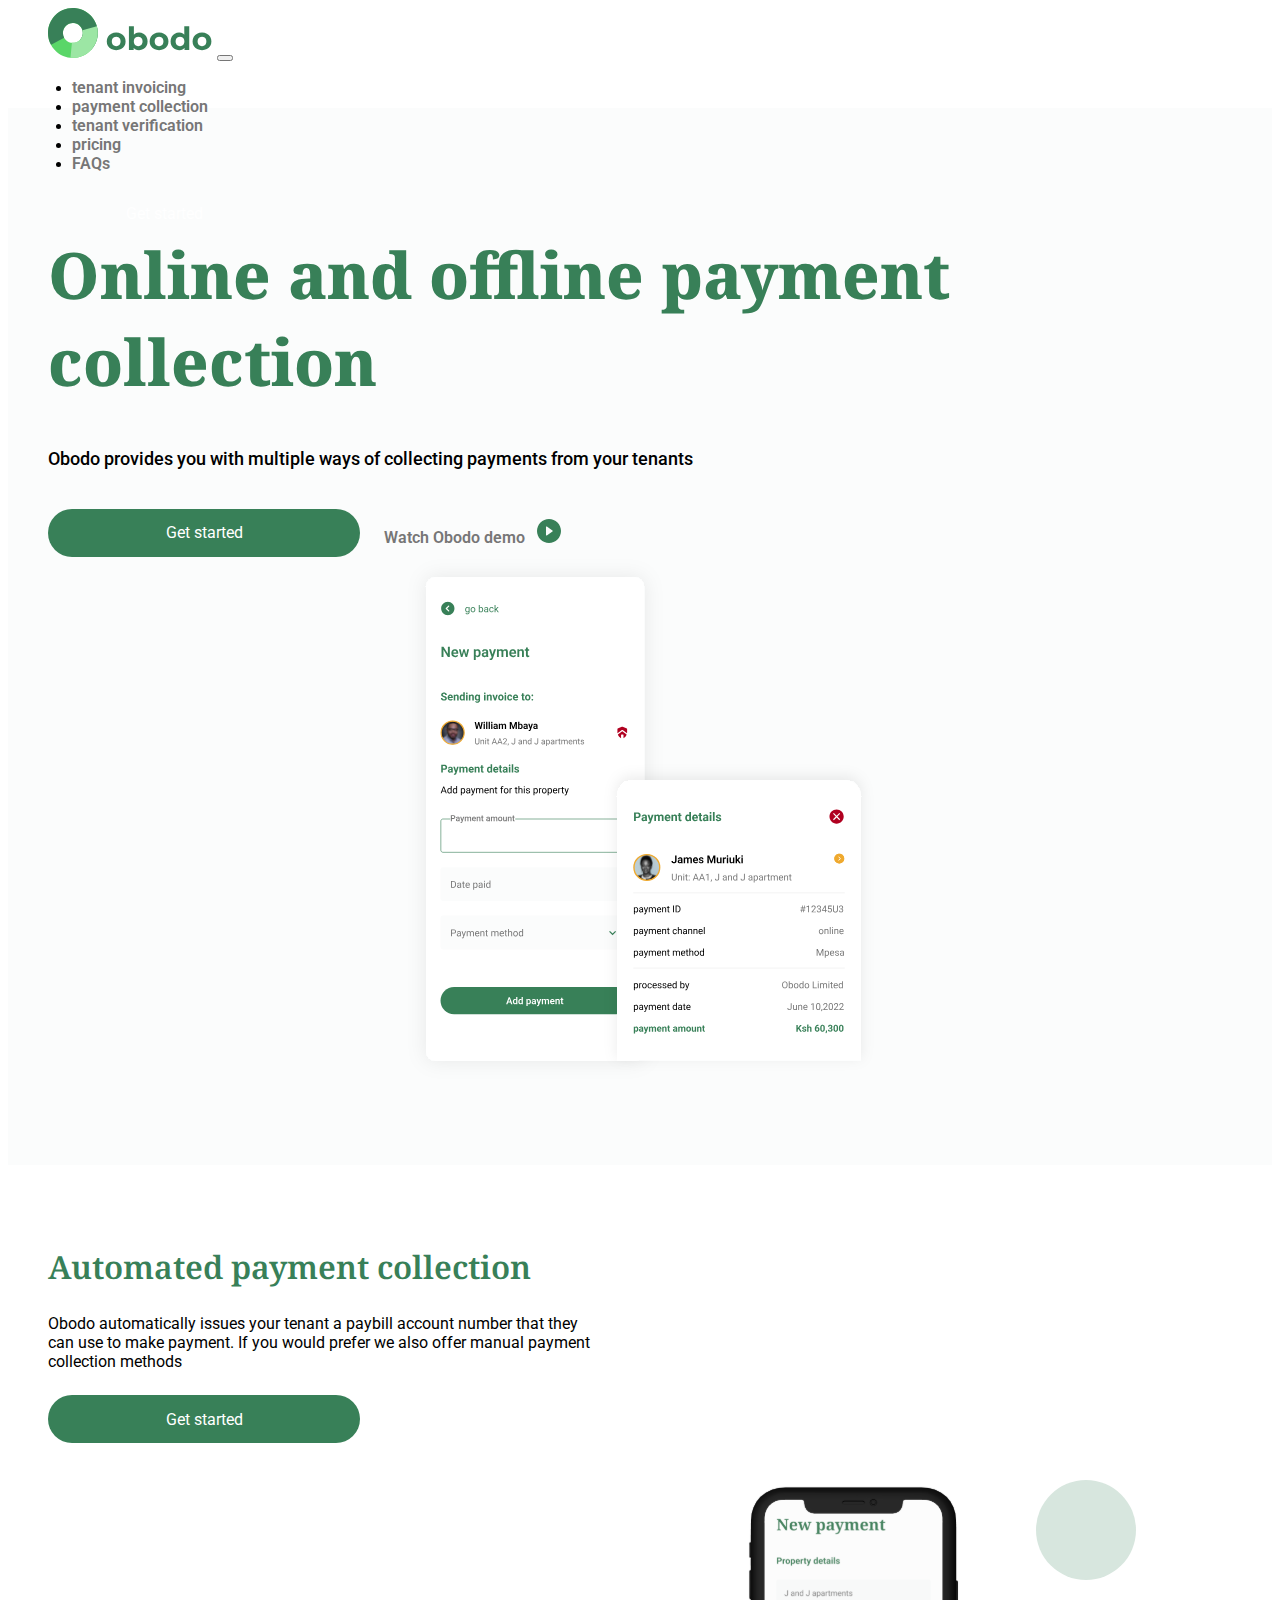
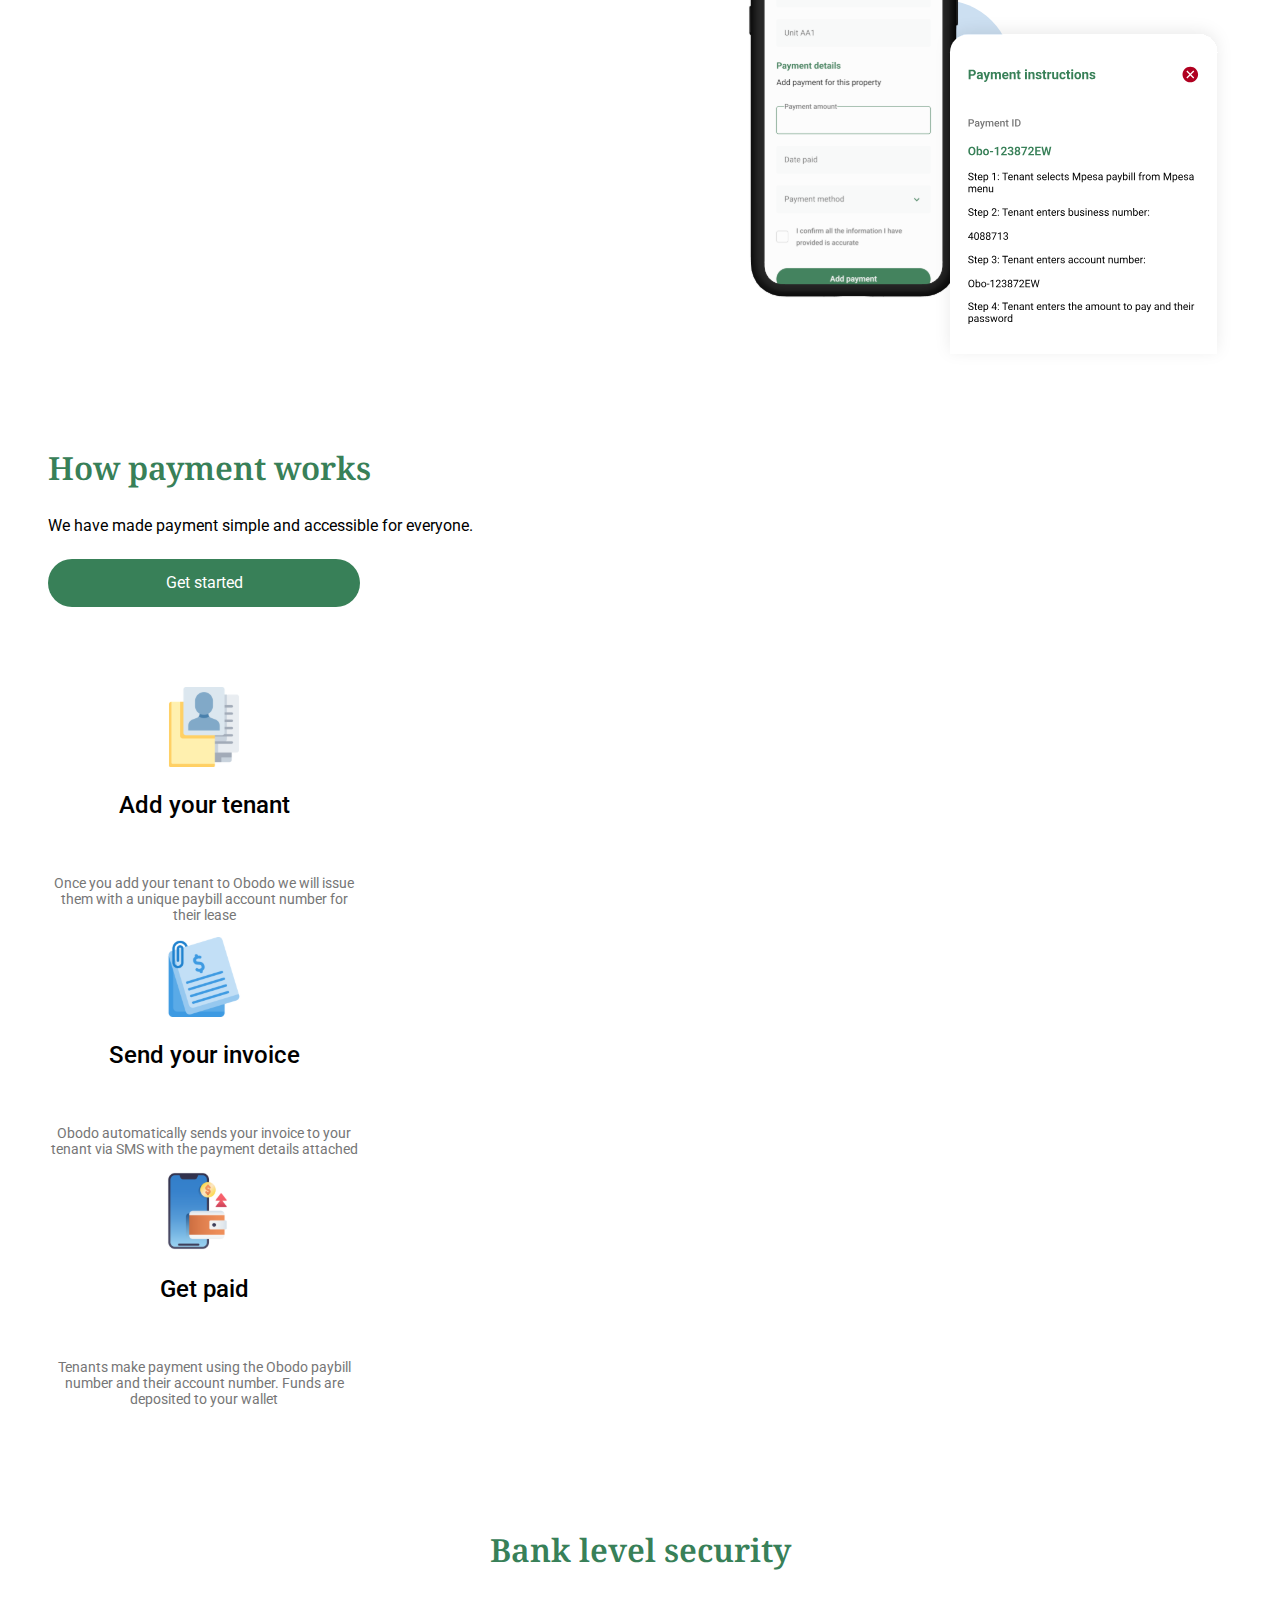
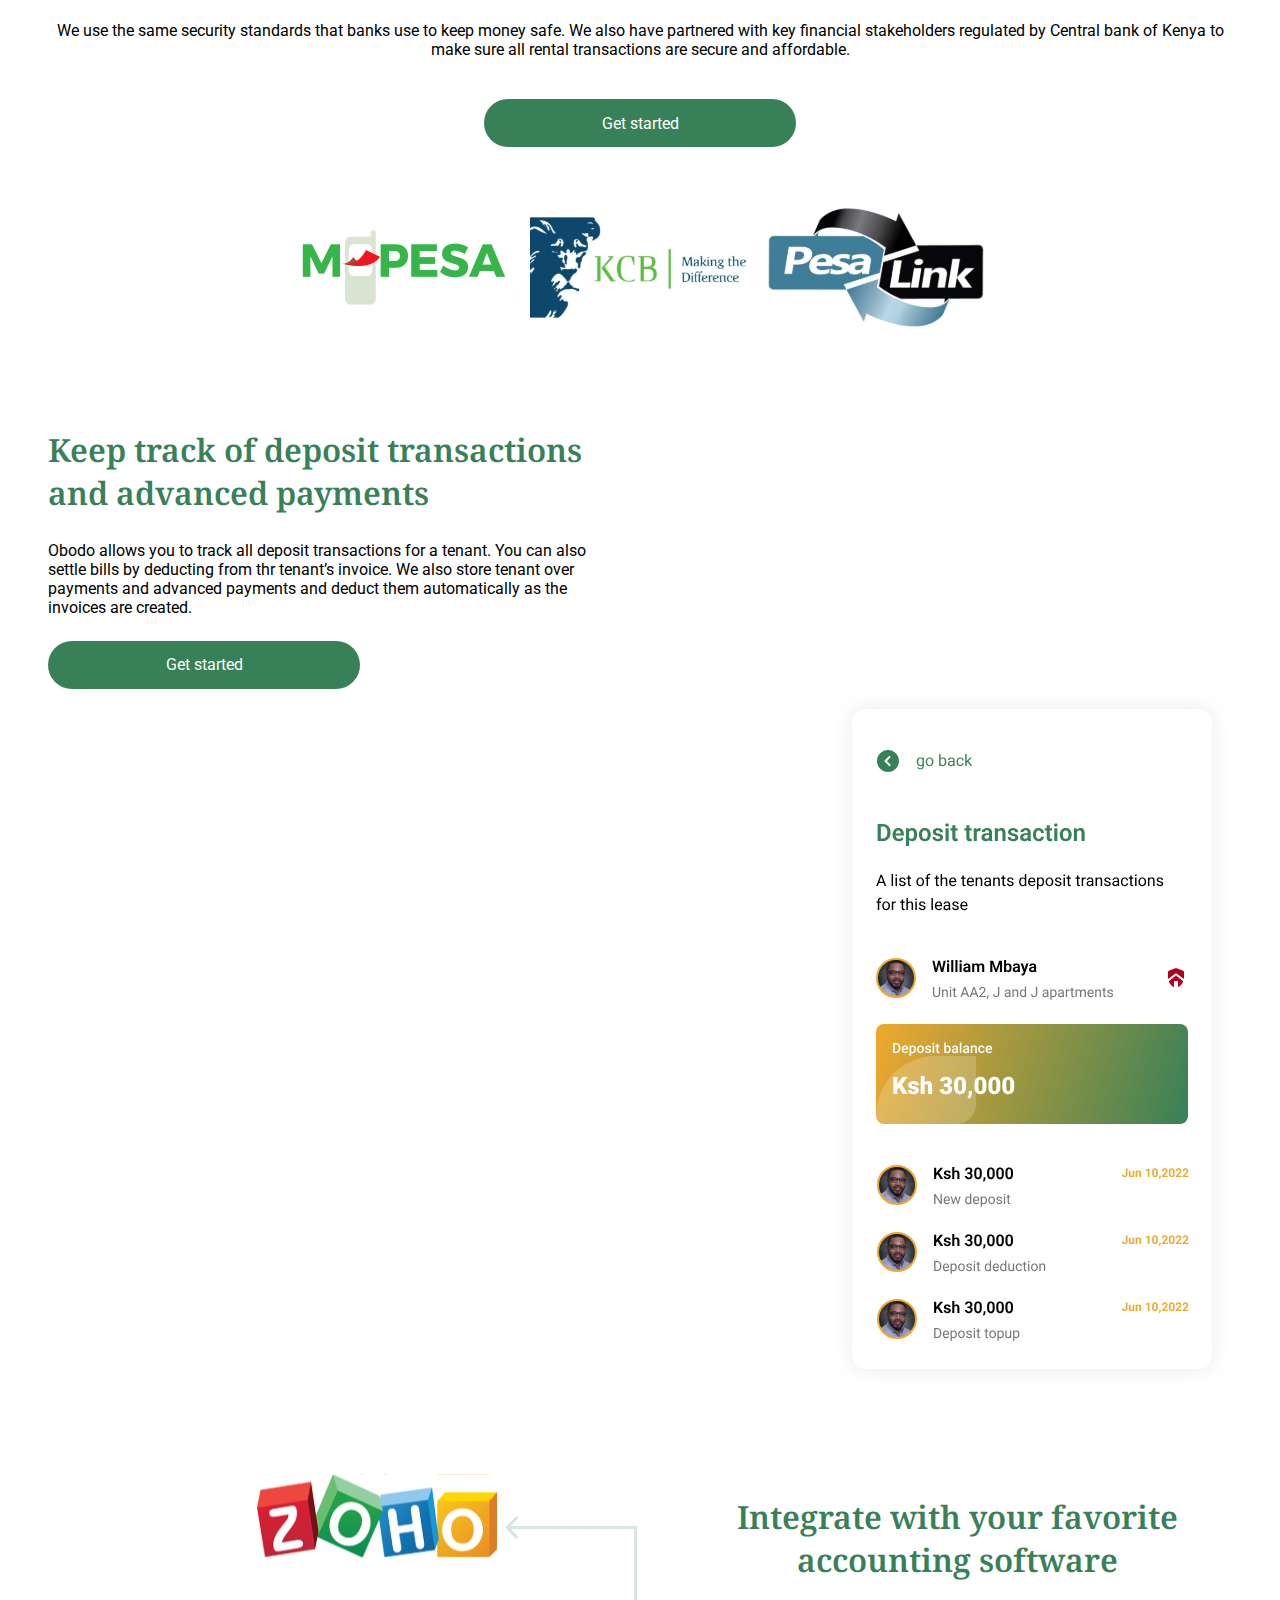
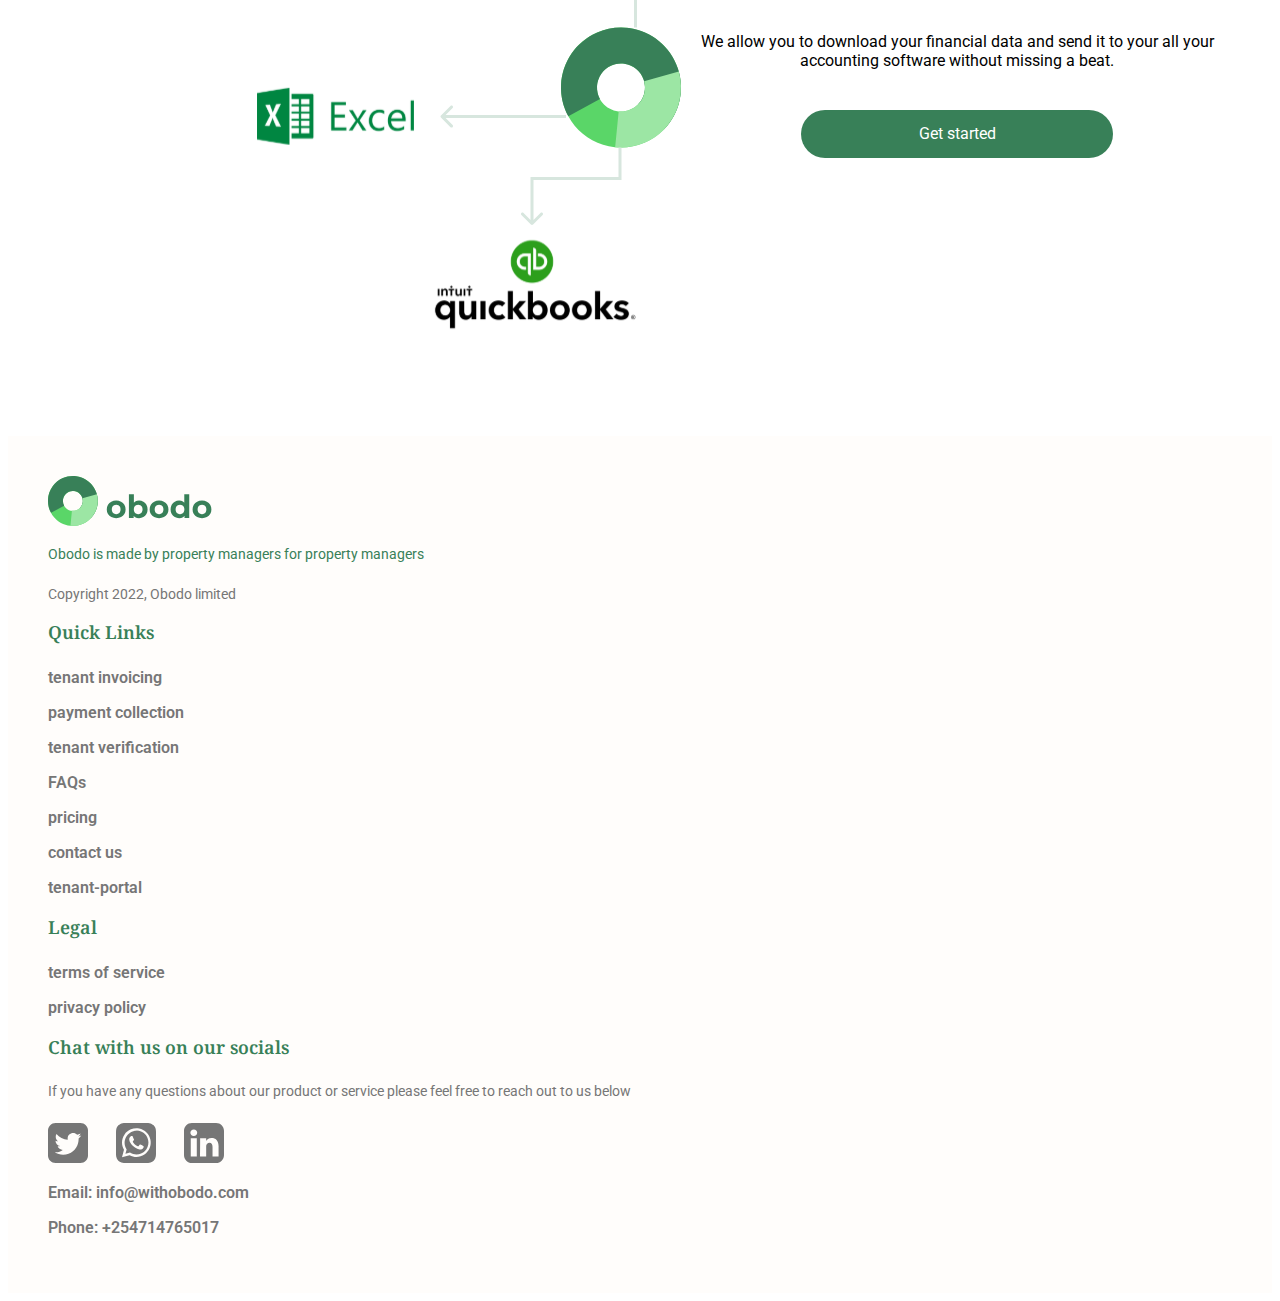
<file: pages/payment.html>
<!DOCTYPE html>
<html lang="en">

<head>
  <meta charset="UTF-8">
  <meta http-equiv="X-UA-Compatible" content="IE=edge">
  <meta name="viewport" content="width=device-width, initial-scale=1.0">

  <!-- SEO content -->
  <title> Obodo - The #1 Rent collection platform in Kenya</title>

  <meta name="description"
    content="Obodo helps landlords and property managers in Kenya easily and reliably collect rental payments from their tenants on time every time.">

  <meta property="og:type" content="website" />

  <meta property="og:url" content="https://www.withobodo.com" />

  <meta property="og:title" content="The #1 Rent collection platform in Kenya" />

  <meta property="og:image"
    content="https://s3.amazonaws.com/appforest_uf/f1659824455039x299480151710603140/open-graph-image.png" />

  <meta property="og:description"
    content="Obodo helps landlords and property managers in Kenya easily and reliably collect rental payments from their tenants on time every time." />



  <meta name="twitter:card" content="summary_large_image">

  <meta name="twitter:site" content="@withobodo">

  <meta name="twitter:creator" content="@withobodo">

  <meta name="twitter:title" content="The #1 Rent collection platform in Kenya" />

  <meta name="twitter:description"
    content="Obodo helps landlords and property managers in Kenya easily and reliably collect rental payments from their tenants on time every time." />

  <meta name="twitter:image"
    content="https://s3.amazonaws.com/appforest_uf/f1659824455039x299480151710603140/open-graph-image.png" />


  <!-- Google fonts -->

  <link rel="preconnect" href="https://fonts.googleapis.com">
  <link rel="preconnect" href="https://fonts.gstatic.com" crossorigin>
  <link
    href="https://fonts.googleapis.com/css2?family=Noto+Serif:wght@400;700&family=Roboto:wght@400;500;700&display=swap"
    rel="stylesheet">

  <!-- Bootstrap css -->
  <link href="https://cdn.jsdelivr.net/npm/bootstrap@5.0.2/dist/css/bootstrap.min.css" rel="stylesheet"
    integrity="sha384-EVSTQN3/azprG1Anm3QDgpJLIm9Nao0Yz1ztcQTwFspd3yD65VohhpuuCOmLASjC" crossorigin="anonymous">

  <!-- CSS -->
  <link rel="stylesheet" href="../styles/main.css">
  <link rel="stylesheet" href="../styles/payments.css">

  <!-- Favicon -->
  <link rel="apple-touch-icon" sizes="180x180" href="/apple-touch-icon.png">
  <link rel="icon" type="image/png" sizes="32x32" href="/favicon-32x32.png">
  <link rel="icon" type="image/png" sizes="16x16" href="/favicon-16x16.png">
  <link rel="manifest" href="/site.webmanifest">

</head>

<body>

  <!-- Navigation bar -->
  <nav class="navbar navbar-expand-lg navbar-light bg-light">
    <div class="container-fluid">
      <a class="navbar-brand" href="../index.html"><img src="../images/header-footer-images/obodo-logo.svg"
          alt="Obodo logo"></a>
      <button class="navbar-toggler" type="button" data-bs-toggle="collapse" data-bs-target="#navbarNav"
        aria-controls="navbarNav" aria-expanded="false" aria-label="Toggle navigation">
        <span class="navbar-toggler-icon"></span>
      </button>
      <div class="collapse navbar-collapse" id="navbarNav">
        <ul class="navbar-nav">
          <li class="nav-item">
            <a class="nav-link body-text-button" href="invoicing.html">tenant invoicing</a>
          </li>
          <li class="nav-item">
            <a class="nav-link body-text-button" href="payment.html">payment collection</a>
          </li>
          <li class="nav-item">
            <a class="nav-link body-text-button" href="verification.html">tenant verification</a>
          </li>
          <li class="nav-item">
            <a class="nav-link body-text-button" href="pricing.html">pricing</a>
          </li>
          <li class="nav-item">
            <a class="nav-link body-text-button" href="faqs.html">FAQs</a>
          </li>
        </ul>

        <!-- Get started button -->
        <div class="right-align ms-auto">
          <a href="get-started.html" class="main-button">Get started</a>
        </div>
      </div>
    </div>
  </nav>

  <!-- Hero -->

  <div id="hero" class="containter-fluid">

    <div class="row">

      <div class="col-sm-12 col-md-6 my-auto">

        <h1>Online and offline payment collection</h1>
        <p class="body-text-large">Obodo provides you with multiple ways of collecting payments from your tenants</p>

        <div class="hero-buttons">
          <a href="get-started.html" class="main-button">Get started</a>
          <a href="#demo" class="body-text-button">Watch Obodo demo <img
              src="../images/header-footer-images/play-circle.svg" alt=""></a>
        </div>

      </div>

      <div class="col-sm-12 col-md-6 hero-image">

        <img src="../images/payments-images/payments-hero-image.svg" class="img-fluid"
          alt="Hero image showing description of app screen">

      </div>

    </div>

  </div>

  <!-- Automated payment collection -->
  <div class="container-fluid left-align-content page-section">

    <div class="row">

      <div class="col-sm-12 col-md-6 content-section my-auto">
        <h2>Automated payment collection</h2>
        <p class="body-text-normal"> Obodo automatically issues your tenant a paybill account number that they can use
          to make payment. If you would prefer we also offer manual payment collection methods</p>

        <a href="get-started.html" class="main-button">Get started</a>

      </div>

      <div class="col-sm-12 col-md-6 image-section">

        <img src="../images/payments-images/automated-payment-collection.svg" class="img-fluid"
          alt="Screenshot of the Obodo app showing the automated payment collection">

      </div>

    </div>

  </div>

  <!-- How payment works -->
  <div class="container-fluid left-align-content page-section">

    <div class="row">

      <div class="col-sm-12 col-md-6 content-section my-auto">
        <h2>How payment works</h2>
        <p class="body-text-normal">We have made payment simple and accessible for everyone. </p>

        <a href="get-started.html" class="main-button">Get started</a>

      </div>

      <div class="col-sm-12 col-md-6"></div>

    </div>

    <div class="row list-items">

      <div class=" col-sm-12 col-md-4 list-item">

        <div>
          <img src="../images/payments-images/add-tenant-image.svg" alt="">
          <h5>Add your tenant</h5>
          <p class="body-text-small-caption">Once you add your tenant to Obodo we will issue them with a unique paybill account number for their lease</p>
        </div>

      </div>

      <div class=" col-sm-12 col-md-4 list-item">

        <div>
          <img src="../images/payments-images/send-invoice-image.svg" alt="">
          <h5>Send your invoice</h5>
          <p class="body-text-small-caption">Obodo automatically sends your invoice to your tenant via SMS with the payment details attached</p>
        </div>

      </div>

      <div class=" col-sm-12 col-md-4 list-item">

        <div>
          <img src="../images/payments-images/get-paid-image.svg" alt="">
          <h5>Get paid</h5>
          <p class="body-text-small-caption">Tenants make payment using the Obodo paybill number and their account number. Funds are deposited to your wallet</p>
        </div>

      </div>

    </div>

  </div>

  <!-- Bank level security -->

  <div class="container-fluid center-align-content page-section">

    <div class="row">

      <div class="col-sm-12 col-md-3"></div>


      <div class="col-sm-12 col-md-6 center-content-section">
        <h2>Bank level security</h2>
        <p class="body-text-normal">We use the same security standards that banks use to keep money safe. We also have
          partnered with key financial stakeholders regulated by Central bank of Kenya to make sure all rental
          transactions are secure and affordable.</p>

        <a href="get-started.html" class="main-button">Get started</a>

        <div class="payment-images">
          <img src="../images/payments-images/mpesa-image.svg" class="img-fluid" alt="">
          <img src="../images/payments-images/kcb-image.svg" class="img-fluid" alt="">
          <img src="../images/payments-images/pesalink-image.svg" class="img-fluid" alt="">
        </div>

      </div>

      <div class="col-sm-12 col-md-3"></div>


    </div>

  </div>


  <!-- Deposit transactions -->
  <div class="container-fluid left-align-content page-section">

    <div class="row">

      <div class="col-sm-12 col-md-6 content-section my-auto">
        <h2>Keep track of deposit transactions and advanced payments</h2>
        <p class="body-text-normal"> Obodo allows you to track all deposit transactions for a tenant. You can also settle bills by deducting from thr tenant’s invoice. We also store tenant over payments and advanced payments and deduct them automatically as the invoices are created.</p>

        <a href="get-started.html" class="main-button">Get started</a>

      </div>

      <div class="col-sm-12 col-md-6 image-section">

        <img src="../images/payments-images/deposit-transaction-image.svg" class="img-fluid"
          alt="Screenshot of the Obodo app showing the automated payment collection">

      </div>

    </div>

  </div>

  <!-- Send utility invoices -->
  <div class="container-fluid page-section right-align-content">

    <div class="row">

      <div class="col-sm-12 col-md-6 content-section my-auto">
        <h2>Integrate with your favorite accounting software</h2>
        <p class="body-text-normal">We allow you to download your financial data and send it to your  all your accounting software without missing a beat.</p>

        <a href="get-started.html" class="main-button">Get started</a>

      </div>

      <div class="col-sm-12 col-md-6 image-section">

        <img src="../images/payments-images/integrate-accounting-image.svg" class="img-fluid" alt="Screenshot of the Obodo app showing the utility invoices">

      </div>

    </div>

  </div>




  <!-- footer -->
  <div class="footer container-fluid">

    <div class="row">

      <div class="col-sm-12 col-md-3 footer-image-section">

        <img src="../images/header-footer-images/obodo-logo.svg" alt="Obodo logo">
        <p class="body-text-small-highlight">Obodo is made by property managers for property managers</p>
        <p class="body-text-small-caption">Copyright 2022, Obodo limited</p>

      </div>

      <div class="col-sm-12 col-md-3 footer-links-section">

        <h3>Quick Links</h3>
        <ul>
          <li><a href="invoicing.html" class="body-text-button">tenant invoicing</a></li>
          <li><a href="payment.html" class="body-text-button">payment collection</a></li>
          <li><a href="verification.html" class="body-text-button">tenant verification</a></li>
          <li><a href="faqs.html" class="body-text-button">FAQs</a></li>
          <li><a href="pricing.html" class="body-text-button">pricing</a></li>
          <li><a href="contact.html" class="body-text-button">contact us</a></li>
          <li><a href="https://app.withobodo.com" class="body-text-button">tenant-portal</a></li>

        </ul>

      </div>

      <div class="col-sm-12 col-md-3 footer-links-section">

        <h3>Legal</h3>
        <ul>
          <li><a href="https://medium.com/@withobodo/terms-of-service-113def104eb0" class="body-text-button">terms of
              service</a></li>
          <li><a href="https://medium.com/@withobodo/obodo-privacy-policy-26de18ed81f6" class="body-text-button">privacy
              policy</a></li>
        </ul>

      </div>

      <div class="col-sm-12 col-md-3 footer-socials-section">

        <h3>Chat with us on our socials</h3>
        <p class="body-text-small-caption">If you have any questions about our product or service please feel free to
          reach out to us below</p>

        <ul>
          <li><a href="https://twitter.com/withobodo" class="body-text-button"><img
                src="../images/header-footer-images/twitter-logo.svg" alt="twitter-logo"></a></li>
          <li><a href="https://wa.me/254717687837" class="body-text-button"><img
                src="../images/header-footer-images/whatsapp-logo.svg" alt="whatsapp-logo"></a></li>
          <li><a href="https://www.linkedin.com/company/withobodo/" class="body-text-button"><img
                src="../images/header-footer-images/linkedin-logo.svg" alt="linkedin-logo"></a></li>
        </ul>

        <p class="body-text-button">Email: info@withobodo.com</p>
        <p class="body-text-button">Phone: +254714765017</p>

      </div>

    </div>

  </div>

  <!-- Bootstrap JS -->
  <script src="https://cdn.jsdelivr.net/npm/bootstrap@5.0.2/dist/js/bootstrap.bundle.min.js"
    integrity="sha384-MrcW6ZMFYlzcLA8Nl+NtUVF0sA7MsXsP1UyJoMp4YLEuNSfAP+JcXn/tWtIaxVXM" crossorigin="anonymous">
  </script>

</body>

</html>
</file>
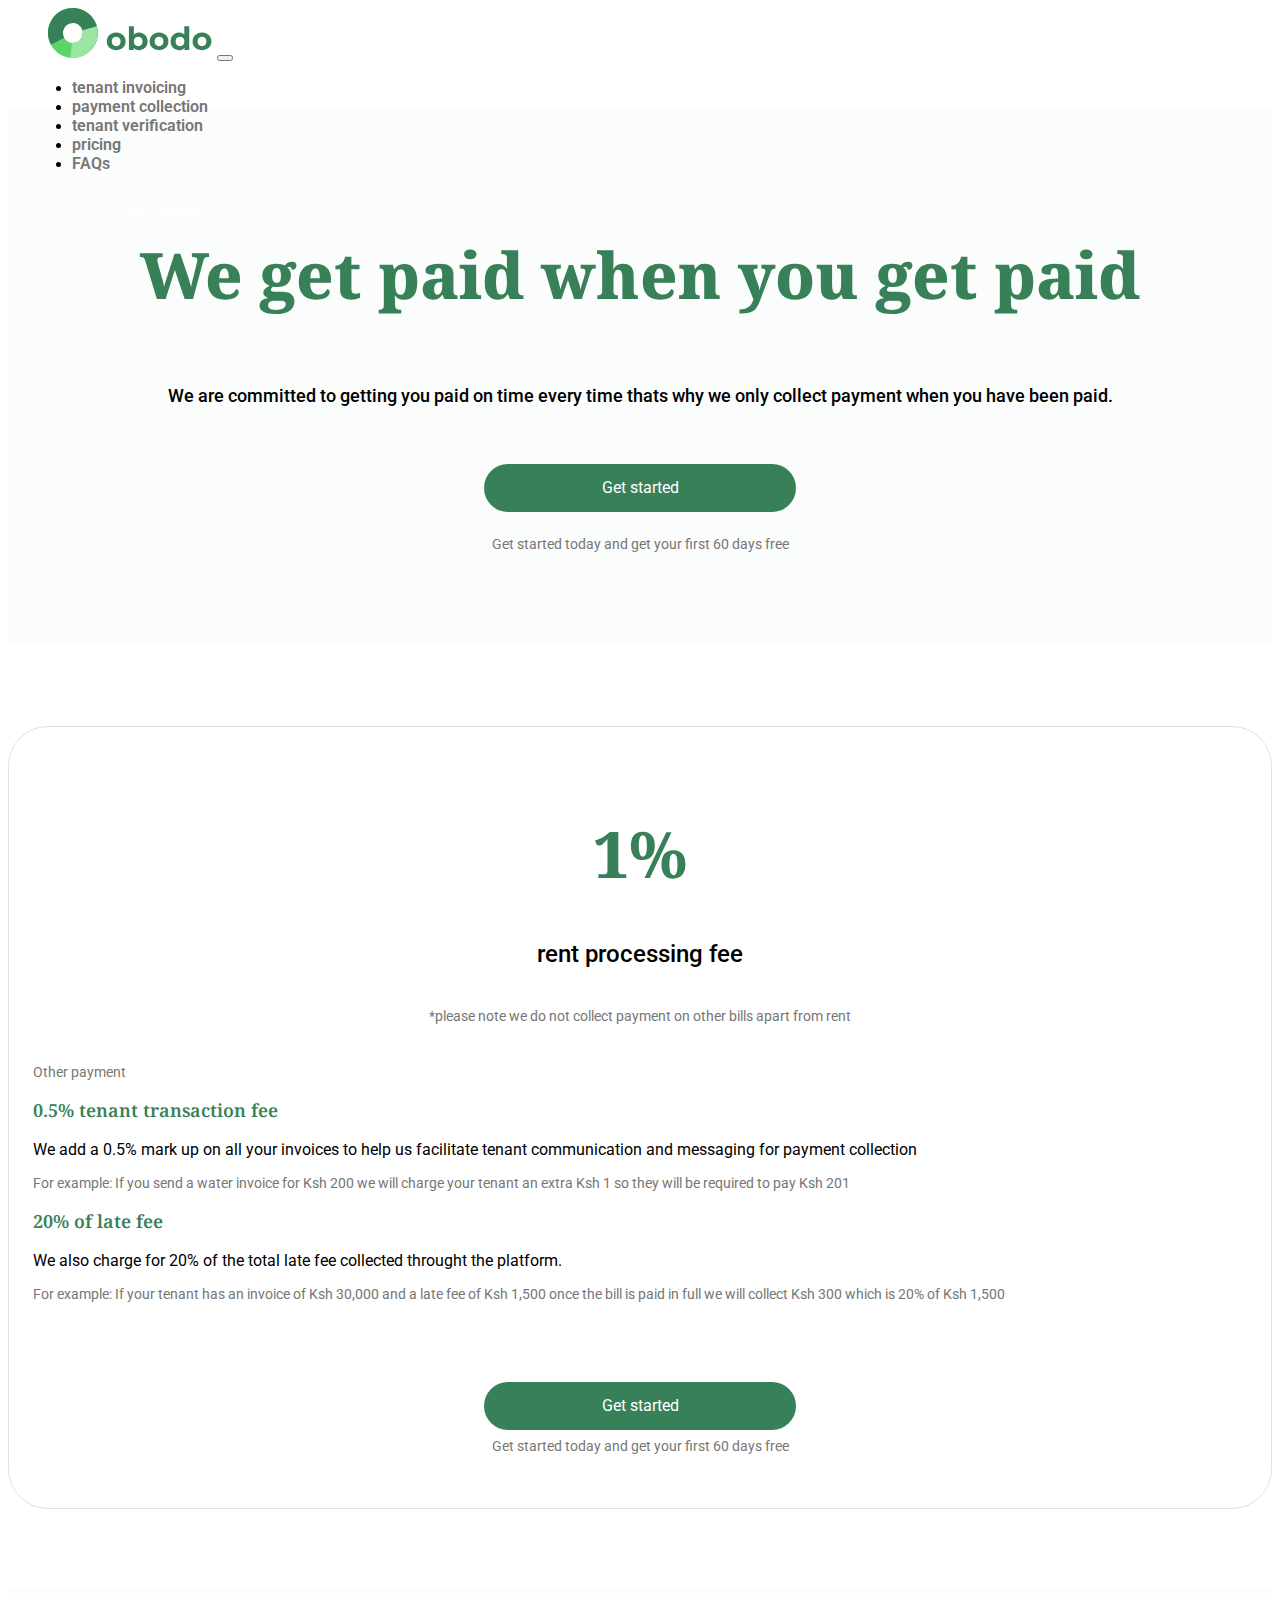
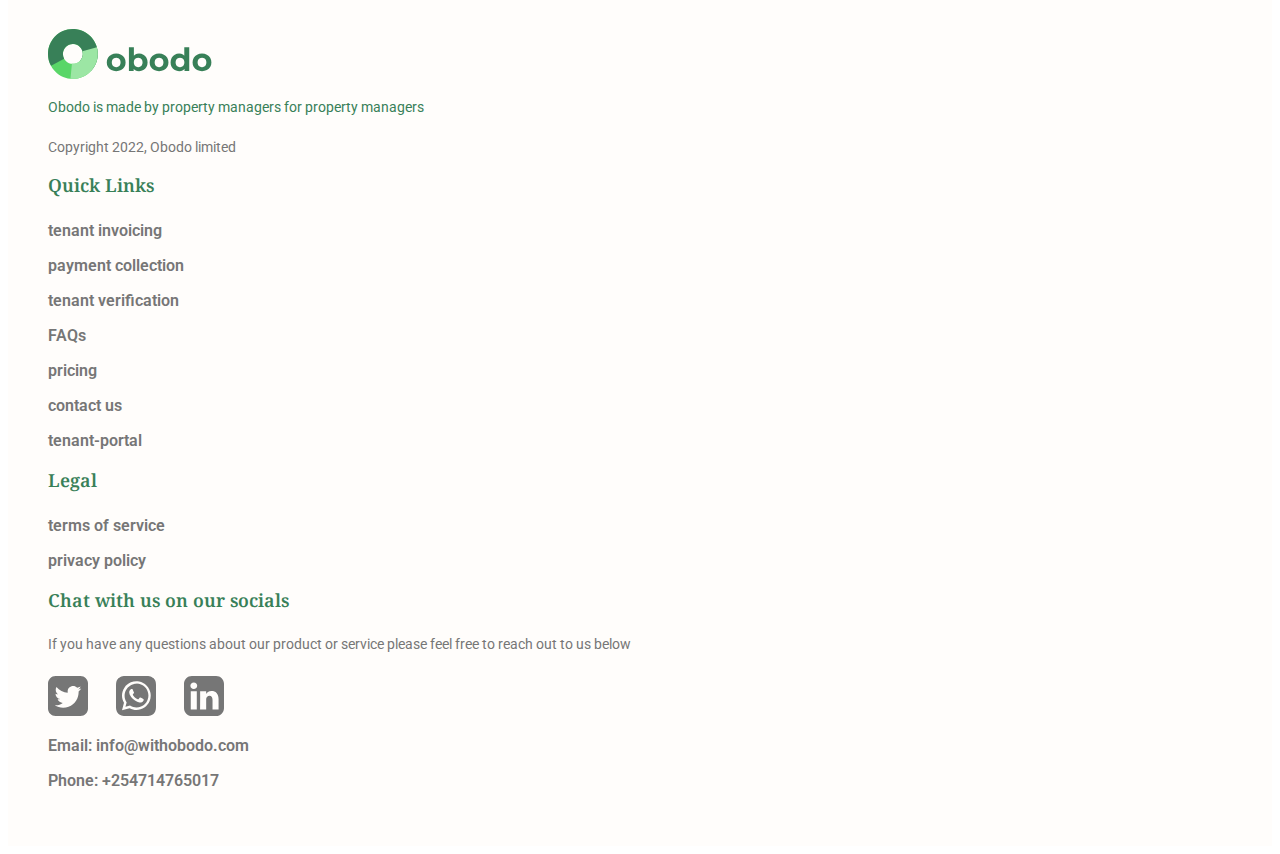
<file: pages/pricing.html>
<!DOCTYPE html>
<html lang="en">

<head>
  <meta charset="UTF-8">
  <meta http-equiv="X-UA-Compatible" content="IE=edge">
  <meta name="viewport" content="width=device-width, initial-scale=1.0">

  <!-- SEO content -->
  <title> Obodo - The #1 Rent collection platform in Kenya</title>

  <meta name="description"
    content="Obodo helps landlords and property managers in Kenya easily and reliably collect rental payments from their tenants on time every time.">

  <meta property="og:type" content="website" />

  <meta property="og:url" content="https://www.withobodo.com" />

  <meta property="og:title" content="The #1 Rent collection platform in Kenya" />

  <meta property="og:image"
    content="https://s3.amazonaws.com/appforest_uf/f1659824455039x299480151710603140/open-graph-image.png" />

  <meta property="og:description"
    content="Obodo helps landlords and property managers in Kenya easily and reliably collect rental payments from their tenants on time every time." />



  <meta name="twitter:card" content="summary_large_image">

  <meta name="twitter:site" content="@withobodo">

  <meta name="twitter:creator" content="@withobodo">

  <meta name="twitter:title" content="The #1 Rent collection platform in Kenya" />

  <meta name="twitter:description"
    content="Obodo helps landlords and property managers in Kenya easily and reliably collect rental payments from their tenants on time every time." />

  <meta name="twitter:image"
    content="https://s3.amazonaws.com/appforest_uf/f1659824455039x299480151710603140/open-graph-image.png" />


  <!-- Google fonts -->

  <link rel="preconnect" href="https://fonts.googleapis.com">
  <link rel="preconnect" href="https://fonts.gstatic.com" crossorigin>
  <link
    href="https://fonts.googleapis.com/css2?family=Noto+Serif:wght@400;700&family=Roboto:wght@400;500;700&display=swap"
    rel="stylesheet">

  <!-- Bootstrap css -->
  <link href="https://cdn.jsdelivr.net/npm/bootstrap@5.0.2/dist/css/bootstrap.min.css" rel="stylesheet"
    integrity="sha384-EVSTQN3/azprG1Anm3QDgpJLIm9Nao0Yz1ztcQTwFspd3yD65VohhpuuCOmLASjC" crossorigin="anonymous">

  <!-- CSS -->
  <link rel="stylesheet" href="../styles/main.css">
  <link rel="stylesheet" href="../styles/pricing.css">

  <!-- Favicon -->
  <link rel="apple-touch-icon" sizes="180x180" href="/apple-touch-icon.png">
  <link rel="icon" type="image/png" sizes="32x32" href="/favicon-32x32.png">
  <link rel="icon" type="image/png" sizes="16x16" href="/favicon-16x16.png">
  <link rel="manifest" href="/site.webmanifest">

</head>

<body>

  <!-- Navigation bar -->
  <nav class="navbar navbar-expand-lg navbar-light bg-light">
    <div class="container-fluid">
      <a class="navbar-brand" href="../index.html"><img src="../images/header-footer-images/obodo-logo.svg"
          alt="Obodo logo"></a>
      <button class="navbar-toggler" type="button" data-bs-toggle="collapse" data-bs-target="#navbarNav"
        aria-controls="navbarNav" aria-expanded="false" aria-label="Toggle navigation">
        <span class="navbar-toggler-icon"></span>
      </button>
      <div class="collapse navbar-collapse" id="navbarNav">
        <ul class="navbar-nav">
          <li class="nav-item">
            <a class="nav-link body-text-button" href="invoicing.html">tenant invoicing</a>
          </li>
          <li class="nav-item">
            <a class="nav-link body-text-button" href="payment.html">payment collection</a>
          </li>
          <li class="nav-item">
            <a class="nav-link body-text-button" href="verification.html">tenant verification</a>
          </li>
          <li class="nav-item">
            <a class="nav-link body-text-button" href="pricing.html">pricing</a>
          </li>
          <li class="nav-item">
            <a class="nav-link body-text-button" href="faqs.html">FAQs</a>
          </li>
        </ul>

        <!-- Get started button -->
        <div class="right-align ms-auto">
          <a href="get-started.html" class="main-button">Get started</a>
        </div>
      </div>
    </div>
  </nav>

  <!-- Hero -->

  <div id="hero" class="containter-fluid">

    <div class="row">

      <div class="col-sm-12 col-md-3"></div>
      <div class="col-sm-12 col-md-6 centered-hero-content">

        <h1>We get paid when you get paid</h1>
        <p class="body-text-large">We are committed to getting you paid on time every time thats why we only collect
          payment when you have been paid. </p>
        <div class="button-group">
          <a href="get-started.html" class="main-button">Get started</a>
          <p class="body-text-small-caption">Get started today and get your first 60 days free</p>
        </div>

      </div>
      <div class="col-sm-12 col-md-3"></div>


    </div>

  </div>

  <!-- Pricing details -->
  <div class="container-fluid" id="pricing">

    <div class="row">

      <div class="col-sm-12 col-md-3"></div>
      <div class="col-sm-12 col-md-6 payment-column">

        <div class="payment-centered-content">
          <h1>1%</h1>
          <h5>rent processing fee</h5>
          <p class="body-text-small-caption">*please note we do not collect payment on other bills apart from rent</p>
        </div>

        <div class="payment-centered-left">

          <p class="body-text-small-caption">Other payment</p>

          <div class="other-payment-item">

            <h3>0.5% tenant transaction fee</h3>
            <p class="body-text-normal">We add a 0.5% mark up on all your invoices to help us facilitate tenant
              communication and messaging for payment collection</p>

            <p class="body-text-small-caption">For example: If you send a water invoice for Ksh 200 we will charge your
              tenant an extra Ksh 1 so they will be required to pay Ksh 201</p>

          </div>

          <div class="other-payment-item">

            <h3>20% of late fee</h3>
            <p class="body-text-normal">We also charge for 20% of the total late fee collected throught the platform.
            </p>

            <p class="body-text-small-caption">For example: If your tenant has an invoice of Ksh 30,000 and a late fee
              of Ksh 1,500 once the bill is paid in full we will collect Ksh 300 which is 20% of Ksh 1,500</p>

          </div>

          <div class="button-group-main">
            <a href="get-started.html" class="main-button">Get started</a>
            <p class="body-text-small-caption">Get started today and get your first 60 days free</p>
          </div>


        </div>



      </div>
      <div class="col-sm-12 col-md-3"></div>

    </div>

  </div>


  <!-- footer -->
  <div class="footer container-fluid">

    <div class="row">

      <div class="col-sm-12 col-md-3 footer-image-section">

        <img src="../images/header-footer-images/obodo-logo.svg" alt="Obodo logo">
        <p class="body-text-small-highlight">Obodo is made by property managers for property managers</p>
        <p class="body-text-small-caption">Copyright 2022, Obodo limited</p>

      </div>

      <div class="col-sm-12 col-md-3 footer-links-section">

        <h3>Quick Links</h3>
        <ul>
          <li><a href="invoicing.html" class="body-text-button">tenant invoicing</a></li>
          <li><a href="payment.html" class="body-text-button">payment collection</a></li>
          <li><a href="verification.html" class="body-text-button">tenant verification</a></li>
          <li><a href="faqs.html" class="body-text-button">FAQs</a></li>
          <li><a href="pricing.html" class="body-text-button">pricing</a></li>
          <li><a href="contact.html" class="body-text-button">contact us</a></li>
          <li><a href="https://app.withobodo.com" class="body-text-button">tenant-portal</a></li>

        </ul>

      </div>

      <div class="col-sm-12 col-md-3 footer-links-section">

        <h3>Legal</h3>
        <ul>
          <li><a href="https://medium.com/@withobodo/terms-of-service-113def104eb0" class="body-text-button">terms of
              service</a></li>
          <li><a href="https://medium.com/@withobodo/obodo-privacy-policy-26de18ed81f6" class="body-text-button">privacy
              policy</a></li>
        </ul>

      </div>

      <div class="col-sm-12 col-md-3 footer-socials-section">

        <h3>Chat with us on our socials</h3>
        <p class="body-text-small-caption">If you have any questions about our product or service please feel free to
          reach out to us below</p>

        <ul>
          <li><a href="https://twitter.com/withobodo" class="body-text-button"><img
                src="../images/header-footer-images/twitter-logo.svg" alt="twitter-logo"></a></li>
          <li><a href="https://wa.me/254717687837" class="body-text-button"><img
                src="../images/header-footer-images/whatsapp-logo.svg" alt="whatsapp-logo"></a></li>
          <li><a href="https://www.linkedin.com/company/withobodo/" class="body-text-button"><img
                src="../images/header-footer-images/linkedin-logo.svg" alt="linkedin-logo"></a></li>
        </ul>

        <p class="body-text-button">Email: info@withobodo.com</p>
        <p class="body-text-button">Phone: +254714765017</p>

      </div>

    </div>

  </div>

  <!-- Bootstrap JS -->
  <script src="https://cdn.jsdelivr.net/npm/bootstrap@5.0.2/dist/js/bootstrap.bundle.min.js"
    integrity="sha384-MrcW6ZMFYlzcLA8Nl+NtUVF0sA7MsXsP1UyJoMp4YLEuNSfAP+JcXn/tWtIaxVXM" crossorigin="anonymous">
  </script>

</body>

</html>
</file>
<file: styles/main.css>
/* Font designs */

h1 {
    font-family: 'Noto Serif', serif;
    font-weight: 800;
    font-size: 64px;
    color: #388058;
}

h2 {
    font-family: 'Noto Serif', serif;
    font-weight: 600;
    font-size: 32px;
    color: #388058;
}

h3 {
    font-family: 'Noto Serif', serif;
    font-size: 18px;
    color: #388058;
    font-weight: 600;
}

h4 {
    font-family: 'Roboto', sans-serif;
    font-size: 16px;
    color: #388058;
}

h5{
    font-family: 'Roboto', sans-serif;
    font-size: 24px;
    font-weight: 500;
    color: #000;
}

.body-text-normal {
    font-family: 'Roboto', sans-serif;
    font-size: 16px;
    color: #000000;
    font-weight: 400;
}

.body-text-large {
    font-family: 'Roboto', sans-serif;
    font-size: 18px;
    color: #000000;
    font-weight: 500;
}

.body-text-small {
    font-family: 'Roboto', sans-serif;
    font-size: 14px;
    color: #000000;
}

.body-text-small-highlight {
    font-family: 'Roboto', sans-serif;
    font-size: 14px;
    color: #388058;
}

.body-text-small-caption {
    font-family: 'Roboto', sans-serif;
    font-size: 14px;
    color: #767676;
}

.body-text-button {
    font-family: 'Roboto', sans-serif;
    font-size: 16px;
    color: #767676;
    font-weight: 600;
    text-decoration: none;
}

.body-text-button:hover {
    color: #388058 !important;
    text-decoration: none;
}

.main-button,
.main-button:hover {
    text-decoration: none;
    background-color: #388058;
    border-radius: 40px;
    font-family: 'Roboto', sans-serif;
    font-size: 16px;
    color: #fff;
    display: flex;
    width: 312px;
    height: 48px;
    justify-content: center;
    align-items: center;

}

/* Navbar */

.navbar {
    height: 100px;
}

.navbar-brand {
    margin-left: 40px;
}

.navbar-brand img {
    height: 50px;
    width: 165px;
}

.nav-item {
    margin-left: 24px;
}

.navbar-light {
    background-color: #fff !important;
}

.navbar .right-align {
    margin-right: 40px;
}

.navbar-collapse {
    background-color: #fff;
}

/* footer */
.footer .row {
    margin-left: 40px;
    margin-right: 40px;

}

.footer {
    background-color: rgba(252, 238, 213, 0.1);
    margin-top: 80px;
    padding-top: 40px;
    padding-bottom: 40px;
}


.footer .footer-image-section .body-text-small-highlight {
    margin-top: 16px;
}

.footer .footer-image-section .body-text-small-caption {
    margin-top: 24px;
}

.footer .footer-links-section ul {
    margin-left: 0;
    padding-left: 0;
    margin-top: 24px;
}

.footer .footer-links-section ul li {
    list-style-type: none;
    margin-left: 0;
    margin-top: 16px;
}

.footer .footer-socials-section .body-text-small-caption {
    margin-top: 24px;
}

.footer .footer-socials-section ul {
    margin-left: 0;
    padding-left: 0;
    margin-top: 24px;

}

.footer .footer-socials-section ul li {
    list-style-type: none;
    display: inline-block;

}

.footer .footer-socials-section ul li:not(:first-child) {
    margin-left: 24px;

}

#hero {
    background-color: #FBFCFC;
    padding: 80px 40px;
}

#hero p {
    margin-top: 24px;
}

.hero-buttons {
    display: flex;
    align-items: center;
    margin-top: 40px;
}

.hero-buttons .body-text-button {
    margin-left: 24px;
}

.hero-buttons .body-text-button img {
    margin-left: 8px;
}

.hero-image {
    text-align: center;
}

.page-section {
    margin-top: 80px;
    padding: 0 40px;
}

.page-section p {
    margin-top: 24px;
}

.page-section a {
    margin-top: 24px;
}

.page-section .content-section {
    max-width: 550px;
}

.image-section {
    display: flex;
    justify-content: right;
}

.right-align-content .image-section{
    justify-content: left;
}

.right-align-content .row {

    display: flex;
    flex-direction: row-reverse;

}

.right-align-content .content-section {
    display: flex;
    flex-direction: column;
    align-items: center;
    text-align: center;

}



@media only screen and (max-width: 600px) {

    h1 {
        font-size: 56px;
        word-wrap: break-word;
    }

    .nav-item {
        margin-top: 24px;
    }

    .navbar-brand {
        margin-left: 16px;

    }

    .navbar .right-align {
        margin-right: 0px;
        margin-top: 24px;
    }

    .footer .row {
        margin-left: 16px;
        margin-right: 16px;

    }

    .footer h3:not(:first-child) {

        margin-top: 24px;

    }

    .footer .col-sm-12 {
        padding: 0;
    }

    .hero-buttons {
        display: flex;
        flex-direction: column;
    }

    .hero-buttons .body-text-button {
        margin-left: 0px;
        margin-top: 24px;
    }

    #hero {
        padding: 40px 24px;
    }

    .hero-image {
        margin-top: 40px;
    }

    .page-section {
        margin-top: 40px;
        padding: 0 24px;
    }

    .page-section p {
        margin-top: 24px;
    }

    .page-section a {
        margin-top: 40px;
    }

    .right-align-content .row {

        display: flex;
        flex-direction: column;

    }

    .page-section .content-section {
        display: flex;
        flex-direction: column;
        align-items: center;
        text-align: center;
    }

    .page-section .image-section {
        margin-top: 40px;
    }

    .image-section {
        display: flex;
        justify-content: center;
    }
    
    .right-align-content .image-section{
        justify-content: center;
    }



}
</file>
<file: styles/contact.css>
#hero .centered-hero-content{
    display: flex;
    flex-direction: column;
    align-items: center;
    text-align: center;
}

.centered-hero-content a{
    margin-top: 40px;
}

#hero ul{
    list-style-type: none;
    display: flex;
    padding: 0;

}

#hero li img{
    width: 64px;
    height: 64px;
}

#hero li:not(:first-child){
    margin-left: 24px;
}
</file>
<file: styles/faqs.css>
#hero .centered-hero-content{
    display: flex;
    flex-direction: column;
    align-items: center;
    text-align: center;
}

.centered-hero-content a{
    margin-top: 40px;
}

#faq-section{
    margin-top: 80px;
    margin-left: 24px;
}

.faq-item{
    margin-top: 40px;
}
.faq-item p{
    margin-top: 16px;
}

@media only screen and (max-width: 600px){
    #faq-section{
        margin-top: 40px;
        padding: 0 24px;
        margin-left: 0;
    }
}
</file>
<file: styles/get-started.css>
#hero .centered-hero-content{
    display: flex;
    flex-direction: column;
    align-items: center;
    text-align: center;
}

.centered-hero-content a{
    margin-top: 40px;
}
</file>
<file: styles/invoicing.css>
.center-align-content .center-content-section{
    text-align: center;
    display: flex;
    flex-direction: column;
    align-items: center;
}

.center-align-content .center-content-section img{
    margin-top: 40px;
}
</file>
<file: styles/payments.css>
.list-items{
    margin-top: 80px;
}



.list-item div{
    max-width: 312px;
    display: flex;
    flex-direction: column;
    align-items: center;
    text-align: center;
}

.list-item div img{
    width: 80px;
    height: 80px;
}

.list-item div h5{
    margin-top: 24px;
}

.list-item div p{
    margin-top: 16px;
}

.payment-images{
    display: flex;
    justify-content: space-between;
    align-self: center;
}

.payment-images img:not(:first-child){
    margin-left: 16px;
}

.center-align-content .center-content-section{
    text-align: center;
    display: flex;
    flex-direction: column;
    align-items: center;
}

.center-align-content .payment-images {
    margin-top: 40px;
}


@media only screen and (max-width: 600px){
    .payment-images{
        display: none;
        
    }

    .list-item{
        margin-top: 40px;
       
    }

    .list-item div{
        margin: 0 !important;
        max-width: 100vw;
    }
    
}
</file>
<file: styles/pricing.css>
#hero .centered-hero-content{
    display: flex;
    flex-direction: column;
    align-items: center;
    text-align: center;
}

.centered-hero-content a{
    margin-top: 40px;
}


#pricing{
    margin-top: 80px;
}

.payment-column{
    border: 1px solid #D7E6DE;
    padding: 40px 24px;
    border-radius: 40px;
}

.payment-centered-content{
    text-align: center;
}

.payment-centered-left{
    margin-top: 40px;
}

.button-group-main{
    margin-top: 80px;
    display: flex;
    flex-direction: column;
    align-items: center;
    text-align: center;
}
.button-group-main p{
    margin-top: 8px;
}

@media only screen and (max-width: 600px){

    .button-group-main{
        margin-top: 40px;
    
    }

    .payment-column{
        border: none;
        padding: 40px 24px;
    }

    #pricing{
        padding: 40px 24px;
        margin-top: 0;
        
    }
}
</file>
